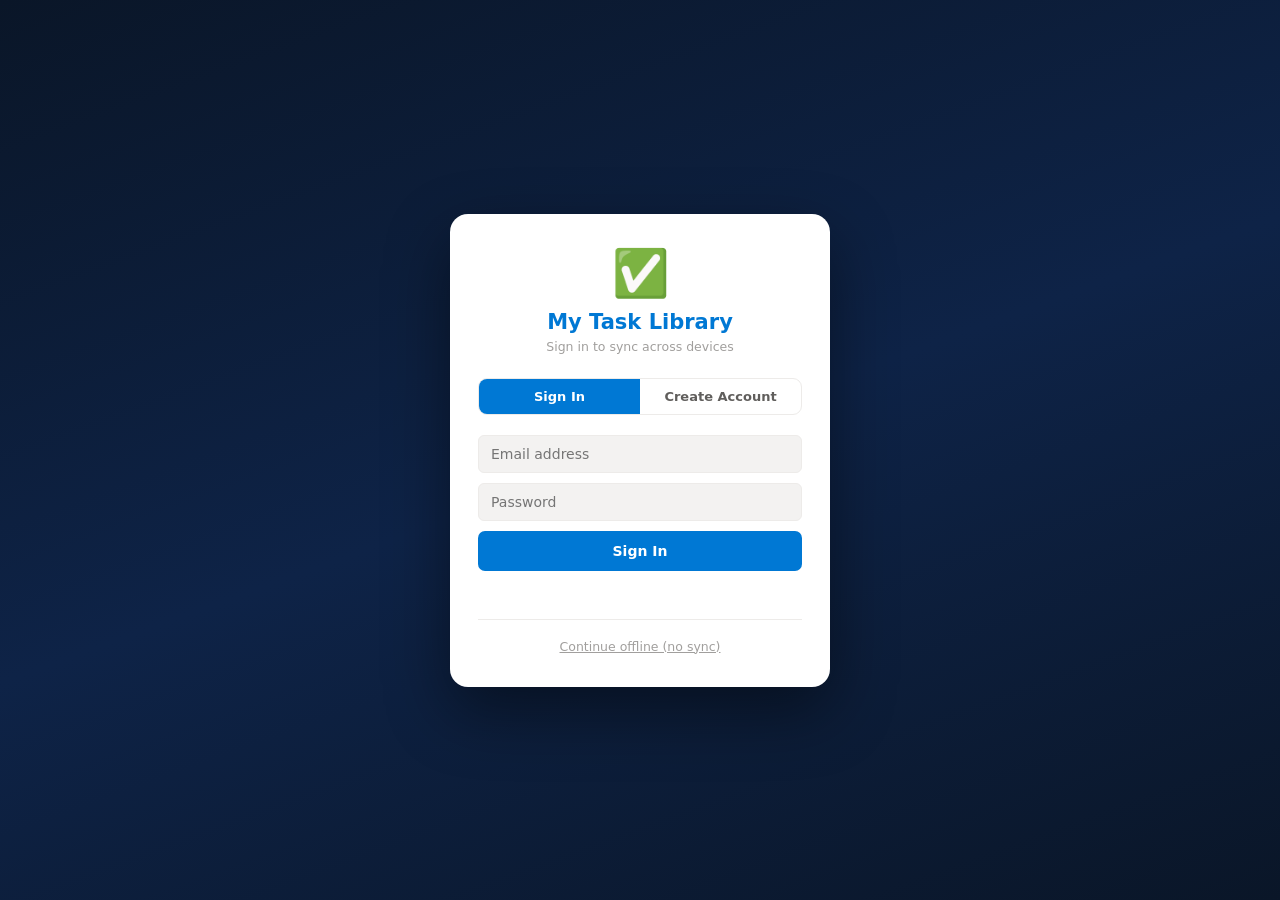
<file: index.html>
<!DOCTYPE html>
<html lang="en" data-theme="light">
<head>
<meta charset="UTF-8">
<meta name="viewport" content="width=device-width,initial-scale=1,maximum-scale=5,user-scalable=yes">
<meta name="description" content="My Task Library — Smart Personal Task Manager">
<meta name="theme-color" content="#0078d4">
<meta name="mobile-web-app-capable" content="yes">
<meta name="apple-mobile-web-app-capable" content="yes">
<meta name="apple-mobile-web-app-status-bar-style" content="default">
<meta name="apple-mobile-web-app-title" content="My Task Library">
<link rel="manifest" id="pwa-manifest">
<title>My Task Library</title>
<link rel="stylesheet" href="style.css">
<!-- Cloudflare Web Analytics --><script defer src='https://static.cloudflareinsights.com/beacon.min.js' data-cf-beacon='{"token": "3accdc666da048b1900863bfe55025bc"}'></script><!-- End Cloudflare Web Analytics -->
</head>
<body>

<div class="bkdrop" id="bkdrop" data-action="close-sb"></div>

<!-- ═══════════ SIDEBAR ═══════════ -->
<aside class="sidebar" id="sidebar">
  <div class="sb-head">
    <div class="sb-head-row">
      <div>
        <div class="app-title">My <span>TO Do</span></div>
        <div class="app-by">Organize. Focus. Achieve.</div>
      </div>
      <div class="sb-head-ava" id="sb-head-ava" data-action="open-profile" title="Edit Profile" role="button" tabindex="0" aria-label="Edit Profile">
        <div class="sb-hava-inner" id="sb-head-ava-inner">SH</div>
        <div class="sb-hava-ring"></div>
      </div>
      <button class="sb-close" id="sb-close-btn" aria-label="Close menu">✕</button>
    </div>
  </div>
  <nav class="sb-nav" role="navigation" aria-label="Task lists">
    <div class="ni active" id="nav-__myday" data-list="__myday" role="button" tabindex="0" onclick="setList('__myday')">
      <span class="icon">☀️</span> My Day <span class="badge" id="nb-myday">0</span>
    </div>
    <div class="ni" id="nav-__important" data-list="__important" role="button" tabindex="0" onclick="setList('__important')">
      <span class="icon">⭐</span> Important <span class="badge" id="nb-imp" style="display:none"></span>
    </div>
    <div class="ni" id="nav-__planned" data-list="__planned" role="button" tabindex="0" onclick="setList('__planned')">
      <span class="icon">📅</span> Planned
    </div>
    <div class="ni" id="nav-__all" data-list="__all" role="button" tabindex="0" onclick="setList('__all')">
      <span class="icon">📋</span> All Tasks <span class="badge" id="nb-all">0</span>
    </div>
    <div class="nsec">My Lists <button class="alb" id="new-list-btn" title="New list" aria-label="New list">＋</button></div>
    <div id="custom-lists"></div>
  </nav>
  <div class="sb-foot">
    <div class="sb-foot-actions">
      <button class="sb-foot-icon-btn" id="settings-btn" aria-label="Settings">
        <span class="sfi-icon">⚙️</span>
        <span>Settings</span>
      </button>
      <button class="sb-foot-icon-btn" id="export-btn" aria-label="Export">
        <span class="sfi-icon">📊</span>
        <span>Export</span>
      </button>
      <button class="sb-foot-icon-btn" id="dark-btn" style="flex:0.6;" aria-label="Toggle dark mode">
        <span class="sfi-icon" id="dark-icon">🌙</span>
        <span id="dark-label">Dark</span>
      </button>
    </div>
    <div class="uinfo" id="profile-row" data-action="open-profile" title="Edit Profile" role="button" tabindex="0" aria-label="Edit profile">
      <div class="ava" id="sidebar-ava">
        <span aria-hidden="true">SH</span>
        <div class="ava-edit-overlay" aria-hidden="true">✏️</div>
      </div>
      <div style="flex:1;min-width:0;">
        <div class="un" id="sidebar-uname">Log In Kar Le Bhai</div>
        <div class="ue" id="sidebar-uemail">Tap to edit profile</div>
      </div>
      <span style="font-size:16px;color:var(--tm)" aria-hidden="true">›</span>
    </div>
  </div>
</aside>

<!-- ═══════════ MAIN ═══════════ -->
<div class="main">
  <div class="mtop">
    <button class="hbg" id="hamburger-btn" aria-label="Open menu" aria-expanded="false">☰</button>
    <div class="mtitle" id="mobile-title">☀️ My Day</div>
    <button class="mdbtn" id="mob-dark" aria-label="Toggle dark mode">🌙</button>
    <button class="btn btnp" id="mob-add-btn" style="padding:6px 11px;font-size:12px;flex-shrink:0;">+ Add</button>
  </div>

  <div class="tabs" role="tablist" aria-label="App sections">
    <div class="tab active" role="tab" aria-selected="true" data-view="tasks" tabindex="0" onclick="showView('tasks',this)">📝 Tasks</div>
    <div class="tab" role="tab" aria-selected="false" data-view="analytics" tabindex="0" onclick="showView('analytics',this)">📊 Analytics</div>
    <div class="tab" role="tab" aria-selected="false" data-view="calendar" tabindex="0" onclick="showView('calendar',this)">📅 Calendar</div>
    <div class="tab" role="tab" aria-selected="false" data-view="history" tabindex="0" onclick="showView('history',this)">📁 Progress Record</div>
  </div>

  <div class="toolbar">
    <div class="sbar">
      <span style="color:var(--tm);font-size:14px;flex-shrink:0;" aria-hidden="true">🔍</span>
      <input type="search" placeholder="Search tasks…" id="search-input" aria-label="Search tasks" autocomplete="off">
    </div>
    <div class="tr">
      <div class="sort-wrap" id="sort-wrap">
        <button class="btn btno" id="sort-toggle-btn" aria-haspopup="true" aria-expanded="false">⇅ Sort</button>
        <div class="sort-menu" id="sort-menu" role="menu">
          <div class="sort-opt" role="menuitem" data-sort="az" id="so-az"><span class="so-icon">🔤</span> Name A → Z</div>
          <div class="sort-opt" role="menuitem" data-sort="za" id="so-za"><span class="so-icon">🔤</span> Name Z → A</div>
          <div class="sort-sep" role="separator"></div>
          <div class="sort-opt" role="menuitem" data-sort="newest" id="so-newest"><span class="so-icon">🕐</span> Newest First</div>
          <div class="sort-opt" role="menuitem" data-sort="oldest" id="so-oldest"><span class="so-icon">🕐</span> Oldest First</div>
          <div class="sort-sep" role="separator"></div>
          <div class="sort-opt" role="menuitem" data-sort="priority" id="so-priority"><span class="so-icon">🔴</span> Priority (High First)</div>
          <div class="sort-opt" role="menuitem" data-sort="due" id="so-due"><span class="so-icon">📅</span> Due Date</div>
        </div>
      </div>
      <button class="btn btnp" id="toolbar-add-btn">+ Add Task</button>
    </div>
  </div>

  <div class="content">

    <!-- ── TASKS ── -->
    <div id="view-tasks">
      <div class="th">
        <div>
          <div class="ttl" id="list-title">☀️ My Day</div>
          <div class="tsub" id="list-sub"></div>
        </div>
      </div>
      <div class="atb">
        <span style="color:var(--blue);font-size:19px;flex-shrink:0;" aria-hidden="true">+</span>
        <div class="ac-wrap" id="ac-wrap">
          <input type="text" class="ac-inp" placeholder="Add a task… (press Enter)" id="quick-add"
            enterkeyhint="done" inputmode="text" autocomplete="off"
            aria-label="Quick add task" aria-autocomplete="list" aria-controls="ac-dropdown">
          <div class="ac-dropdown" id="ac-dropdown" role="listbox" aria-label="Task suggestions"></div>
        </div>
        <div class="tmeta">
          <select class="msel" id="qa-pri" aria-label="Priority">
            <option value="medium">📌 Medium</option>
            <option value="high">🔴 High</option>
            <option value="low">🟢 Low</option>
          </select>
          <select class="msel" id="qa-cat" aria-label="Category"></select>
          <input type="date" class="minp" id="qa-due" aria-label="Due date">
        </div>
      </div>
      <div class="fchips" role="group" aria-label="Filter tasks">
        <div class="fchip active" data-filter="all" role="button" tabindex="0">All</div>
        <div class="fchip" data-filter="pending" role="button" tabindex="0">Pending</div>
        <div class="fchip" data-filter="done" role="button" tabindex="0">Completed</div>
        <div class="fchip" data-filter="high" role="button" tabindex="0">🔴 High</div>
        <div class="fchip" data-filter="overdue" role="button" tabindex="0">⚠️ Overdue</div>
        <div class="fchip" data-filter="starred" role="button" tabindex="0">⭐ Starred</div>
        <div class="fchip" data-filter="pinned" role="button" tabindex="0">📌 Pinned</div>
      </div>
      <div id="task-list" role="list" aria-label="Tasks"></div>
    </div>

    <!-- ── ANALYTICS ── -->
    <div id="view-analytics" style="display:none">
      <div class="antitle">📊 Analytics</div>
      <div class="ansub">Your productivity overview</div>
      <div class="sgrid" id="stats-grid"></div>
      <div class="cc" style="margin-bottom:14px;">
        <div class="ctitle">📈 30-Day Completion % — Daily completion rate trend</div>
        <div class="linechart-wrap" id="linechart-wrap">
          <div class="lc-tooltip" id="lc-tip"></div>
        </div>
        <div class="lc-legend">
          <div class="lc-leg-item"><div class="lc-leg-dot" style="background:#107c10"></div> Completion % (daily)</div>
          <div class="lc-leg-item"><div class="lc-leg-dot" style="background:#0078d4;height:2px;border-top:2px dashed #0078d4;background:none;width:14px"></div> 7-day avg</div>
        </div>
      </div>
      <div class="arow">
        <div class="cc">
          <div class="ctitle">📅 Weekly Progress — Completion % per day</div>
          <div class="weekly-chart-wrap" id="weekly-chart-wrap">
            <div class="wc-tooltip" id="wc-tip"></div>
          </div>
          <div class="wc-legend">
            <div class="wc-leg-item"><div class="wc-leg-dot" style="background:#0078d4"></div> Completion %</div>
            <div class="wc-leg-item"><div class="wc-leg-dot" style="background:#faa800"></div> Tasks Due</div>
          </div>
        </div>
        <div class="cc">
          <div class="ctitle">🍩 Tasks by List</div>
          <div class="dw">
            <svg width="110" height="110" viewBox="0 0 120 120" id="donut-svg" aria-label="Tasks by list donut chart" role="img"></svg>
            <div class="dleg" id="donut-leg"></div>
          </div>
        </div>
      </div>
      <div class="arow">
        <div class="cc">
          <div class="ctitle">✅ Completion Rate by List</div>
          <div class="pl" id="prog-list"></div>
        </div>
        <div class="cc">
          <div class="ctitle">🔥 Activity Heatmap — Last 4 Weeks</div>
          <div class="hweek" id="hweek-labels"></div>
          <div class="hg" id="heatmap"></div>
          <div class="hlbl">Less <span class="hs h0"></span><span class="hs h1"></span><span class="hs h2"></span><span class="hs h3"></span><span class="hs h4"></span> More</div>
        </div>
      </div>
    </div>

    <!-- ── CALENDAR ── -->
    <div id="view-calendar" style="display:none">
      <div class="calh">
        <div class="caln">
          <button class="calnb" id="cal-prev" aria-label="Previous month">‹</button>
          <div class="calm" id="cal-month"></div>
          <button class="calnb" id="cal-next" aria-label="Next month">›</button>
        </div>
        <button class="btn btnp" id="cal-add-btn">+ Add Task</button>
      </div>
      <div class="cg" id="cal-grid"></div>
    </div>

    <!-- ── REMINDERS ── -->
    <div id="view-reminders" style="display:none">
      <div class="remh">
        <div>
          <div class="remtitle">🔔 Reminders</div>
          <div class="remsub">Get notified about your tasks</div>
        </div>
        <button class="btn btnp" id="rem-add-btn">+ Add Reminder</button>
      </div>
      <div id="perm-section"></div>
      <div id="rem-list"></div>
    </div>

    <!-- ── HISTORY ── -->
    <div id="view-history" style="display:none">
      <div style="display:flex;align-items:center;justify-content:space-between;margin-bottom:18px;flex-wrap:wrap;gap:10px;">
        <div>
          <div style="font-size:22px;font-weight:800;">📁 Progress Record</div>
          <div style="font-size:13px;color:var(--tm);margin-top:3px;">Past weekly &amp; monthly completion records</div>
        </div>
        <div style="display:flex;gap:8px;">
          <button class="btn btno" id="hv-week-btn" data-histview="weekly">📅 Weekly</button>
          <button class="btn btnp" id="hv-month-btn" data-histview="monthly">📆 Monthly</button>
        </div>
      </div>
      <div id="hist-content"></div>
    </div>

  </div>
</div>

<!-- ═══ ADD TASK MODAL ═══ -->
<div class="mo" id="task-modal" role="dialog" aria-modal="true" aria-labelledby="modal-title">
  <div class="modal">
    <div class="mtit" id="modal-title">➕ New Task</div>
    <div class="fg"><label class="flbl" for="m-name">Task Name *</label><input type="text" class="fi" id="m-name" placeholder="What needs to be done?" autocomplete="off" maxlength="500"></div>
    <div class="fr">
      <div class="fg"><label class="flbl" for="m-pri">Priority</label>
        <select class="fi" id="m-pri">
          <option value="high">🔴 High</option>
          <option value="medium" selected>🟡 Medium</option>
          <option value="low">🟢 Low</option>
        </select>
      </div>
      <div class="fg"><label class="flbl" for="m-cat">Category</label><select class="fi" id="m-cat"></select></div>
    </div>
    <div class="fr">
      <div class="fg"><label class="flbl" for="m-due">Due Date</label><input type="date" class="fi" id="m-due"></div>
      <div class="fg"><label class="flbl" for="m-list">Add to List</label><select class="fi" id="m-list"></select></div>
    </div>
    <div class="fg"><label class="flbl" for="m-notes">Notes</label><input type="text" class="fi" id="m-notes" placeholder="Optional notes…" maxlength="1000"></div>
    <div class="fg">
      <label class="flbl" for="m-reminder">⏰ Set Reminder (optional)</label>
      <input type="datetime-local" class="fi" id="m-reminder" placeholder="Set alarm for this task">
    </div>
    <div style="display:flex;align-items:center;gap:8px;margin-bottom:4px;">
      <input type="checkbox" id="m-pin" style="width:16px;height:16px;cursor:pointer;">
      <label for="m-pin" style="font-size:13px;color:var(--t2);cursor:pointer;">📌 Pin this task</label>
    </div>
    <div class="macts">
      <button class="ghostb" id="modal-cancel-btn">Cancel</button>
      <button class="btn btnp" id="modal-create-btn">Create Task</button>
    </div>
  </div>
</div>

<!-- ═══ LIST MODAL ═══ -->
<div class="mo" id="list-modal" role="dialog" aria-modal="true" aria-labelledby="lm-title">
  <div class="modal">
    <div class="mtit" id="lm-title">📁 New List</div>
    <div class="fg"><label class="flbl" for="lm-name">List Name *</label><input type="text" class="fi" id="lm-name" placeholder="e.g. Math, Shopping…" maxlength="50"></div>
    <div class="fg"><label class="flbl">Choose Icon</label><div class="ip" id="icon-picker"></div></div>
    <div class="fg"><label class="flbl">Choose Color</label><div class="cp" id="color-picker"></div></div>
    <div class="macts">
      <button class="ghostb" id="list-modal-cancel">Cancel</button>
      <button class="btn btnp" id="lm-save">Create List</button>
    </div>
  </div>
</div>

<!-- ═══ REMINDER SHEET ═══ -->
<div class="mo" id="rem-sheet-modal" style="z-index:380;align-items:flex-start;padding:0;justify-content:flex-end;" role="dialog" aria-modal="true" aria-label="Reminders">
  <div style="width:100%;max-width:420px;height:100vh;background:var(--modal);display:flex;flex-direction:column;box-shadow:-4px 0 30px rgba(0,0,0,.18);animation:slideFromRight .28s cubic-bezier(.4,0,.2,1);">
    <div style="padding:18px 20px 14px;border-bottom:1px solid var(--bdr);display:flex;align-items:center;justify-content:space-between;flex-shrink:0;">
      <div>
        <div style="font-size:17px;font-weight:800;color:var(--t1)">🔔 Reminders</div>
        <div style="font-size:11px;color:var(--tm);margin-top:2px">Manage your scheduled reminders</div>
      </div>
      <div style="display:flex;gap:8px;align-items:center;">
        <button class="btn btnp" id="rem-sheet-add-btn" style="padding:6px 12px;font-size:12px;">+ Add</button>
        <button class="ghostb" id="rem-sheet-close-btn" style="font-size:18px;padding:4px 8px;" aria-label="Close">✕</button>
      </div>
    </div>
    <div style="flex:1;overflow-y:auto;padding:16px 20px;">
      <div id="perm-section-sheet"></div>
      <div id="rem-list-sheet"></div>
    </div>
  </div>
</div>

<!-- ═══ REMINDER ADD MODAL ═══ -->
<div class="mo" id="rem-modal" role="dialog" aria-modal="true" aria-label="Add Reminder">
  <div class="modal">
    <div class="mtit">🔔 Add Reminder</div>
    <div class="fg">
      <label class="flbl" for="rm-time">Reminder Time *</label>
      <input type="time" class="fi" id="rm-time">
    </div>
    <div class="fg">
      <label class="flbl" for="rm-repeat">Repeat</label>
      <select class="fi" id="rm-repeat">
        <option value="once">Once (Today)</option>
        <option value="daily">Daily</option>
        <option value="weekdays">Weekdays (Mon–Fri)</option>
        <option value="weekends">Weekends (Sat–Sun)</option>
      </select>
    </div>
    <div class="fg">
      <label class="flbl" for="rm-note">Note / Message</label>
      <input type="text" class="fi" id="rm-note" placeholder="e.g. Check your tasks!" maxlength="200">
    </div>
    <div class="fg">
      <label class="flbl" for="rm-task">Pin a Task to Notification (optional)</label>
      <select class="fi" id="rm-task">
        <option value="">— Show general summary —</option>
      </select>
    </div>
    <div class="macts">
      <button class="ghostb" id="rem-modal-cancel">Cancel</button>
      <button class="btn btnp" id="rem-modal-save">Save Reminder</button>
    </div>
  </div>
</div>

<!-- ═══ PROFILE EDIT MODAL ═══ -->
<div class="mo" id="profile-modal" style="z-index:400;" role="dialog" aria-modal="true" aria-label="Edit Profile">
  <div class="profile-modal">
    <div class="profile-modal-head">
      <div class="profile-ava-big" id="profile-ava-big" data-action="trigger-ava-upload" role="button" tabindex="0" aria-label="Change profile picture">
        <span class="profile-ava-content">SH</span>
        <div class="profile-ava-change">📷</div>
      </div>
      <div class="profile-modal-name" id="profile-modal-name">Log In Kar Le Bhai</div>
      <div class="profile-modal-email" id="profile-modal-tagline">my-todo-app</div>
    </div>
    <input type="file" id="ava-file-input" accept="image/*" style="display:none">
    <div style="padding:20px;">
      <div class="fg">
        <label class="flbl" for="prof-name">Display Name</label>
        <input type="text" class="fi" id="prof-name" placeholder="Your name" maxlength="32">
      </div>
      <div class="fg">
        <label class="flbl" for="prof-tagline">Tagline / Status</label>
        <input type="text" class="fi" id="prof-tagline" placeholder="e.g. Productivity Ninja 🥷" maxlength="40">
      </div>
      <div class="fg">
        <label class="flbl">Avatar Emoji (tap to pick or upload photo)</label>
        <div style="display:flex;gap:8px;margin-bottom:10px;flex-wrap:wrap;">
          <button class="btn btno" id="ava-upload-btn" style="padding:6px 12px;font-size:12px;">📷 Upload Photo</button>
          <button class="btn btno" id="ava-clear-btn" style="padding:6px 12px;font-size:12px;">🗑 Remove Photo</button>
        </div>
        <div class="emoji-grid" id="emoji-grid"></div>
      </div>
      <div class="macts" style="padding-top:4px;">
        <button class="ghostb" id="profile-cancel-btn">Cancel</button>
        <button class="btn btnp" id="profile-save-btn">Save Profile ✓</button>
      </div>
    </div>
  </div>
</div>

<!-- ═══ EXPORT MODAL ═══ -->
<div class="mo" id="export-modal" style="z-index:300;padding:8px;" role="dialog" aria-modal="true" aria-label="Export">
  <div class="modal" style="max-width:780px;width:100%;max-height:96vh;overflow-y:auto;padding:0;">
    <div style="display:flex;align-items:center;justify-content:space-between;padding:20px 24px 16px;border-bottom:1px solid var(--bdr);background:var(--modal);border-radius:12px 12px 0 0;position:sticky;top:0;z-index:10;">
      <div>
        <div style="font-size:18px;font-weight:800;color:var(--t1)">📊 Progress Report &amp; Export</div>
        <div style="font-size:12px;color:var(--tm);margin-top:2px">Select data • Preview • Download PDF</div>
      </div>
      <button class="ghostb" id="export-modal-close" style="font-size:18px;padding:4px 8px;" aria-label="Close">✕</button>
    </div>
    <div style="padding:20px 24px;display:flex;flex-direction:column;gap:18px;">
      <div class="exp-section">
        <div class="exp-section-title">1️⃣ Select Period Type</div>
        <div style="display:flex;gap:10px;flex-wrap:wrap;">
          <button class="exp-type-btn" id="exp-type-daily" data-exptype="daily">📆 Daily (Mon–Sun)</button>
          <button class="exp-type-btn active" id="exp-type-weekly" data-exptype="weekly">📅 Weekly</button>
          <button class="exp-type-btn" id="exp-type-monthly" data-exptype="monthly">📆 Monthly</button>
          <button class="exp-type-btn" id="exp-type-all" data-exptype="all">📋 All Data</button>
        </div>
      </div>
      <div class="exp-section" id="exp-select-section">
        <div style="display:flex;align-items:center;justify-content:space-between;margin-bottom:10px;">
          <div class="exp-section-title">2️⃣ Select Records</div>
          <div style="display:flex;gap:6px;">
            <button class="btn btno" id="exp-sel-all-btn" style="padding:4px 10px;font-size:11px;">All</button>
            <button class="btn btno" id="exp-sel-none-btn" style="padding:4px 10px;font-size:11px;">None</button>
          </div>
        </div>
        <div class="exp-checklist" id="exp-checklist"></div>
      </div>
      <div class="exp-section">
        <div class="exp-section-title">3️⃣ Graph Style</div>
        <div style="display:flex;gap:10px;flex-wrap:wrap;">
          <button class="exp-type-btn active" id="exp-graph-line" data-expgraph="line">📈 Line Chart</button>
          <button class="exp-type-btn" id="exp-graph-bar" data-expgraph="bar">📊 Bar Chart</button>
          <button class="exp-type-btn" id="exp-graph-both" data-expgraph="both">📉 Both</button>
        </div>
      </div>
      <div class="exp-section">
        <div style="display:flex;align-items:center;justify-content:space-between;margin-bottom:10px;">
          <div class="exp-section-title">4️⃣ Preview</div>
          <button class="btn btnp" id="exp-preview-btn" style="padding:5px 14px;font-size:12px;">🔄 Generate Preview</button>
        </div>
        <div id="exp-preview-area" style="min-height:280px;background:var(--bg);border-radius:10px;border:1px solid var(--bdr);overflow:hidden;">
          <div style="display:flex;align-items:center;justify-content:center;height:280px;color:var(--tm);font-size:13px;flex-direction:column;gap:8px;">
            <span style="font-size:36px">📊</span>
            <span>Select records above and click Generate Preview</span>
          </div>
        </div>
      </div>
      <div id="exp-stats-row" style="display:none;"></div>
      <div id="exp-highlights" style="display:none;"></div>
      <div style="display:flex;gap:10px;flex-wrap:wrap;justify-content:flex-end;padding-top:4px;border-top:1px solid var(--bdr);">
        <button class="ghostb" id="export-cancel-btn">Cancel</button>
        <button class="btn btno" id="exp-csv-btn" disabled>⬇ Export CSV</button>
        <button class="btn btnp" id="exp-pdf-btn" disabled style="gap:6px;"><span>📄</span> Download PDF</button>
      </div>
    </div>
  </div>
</div>

<!-- ═══ SETTINGS MODAL ═══ -->
<div class="mo" id="settings-modal" style="z-index:350;align-items:flex-start;padding:0;justify-content:flex-end;" role="dialog" aria-modal="true" aria-label="Settings">
  <div style="width:100%;max-width:380px;height:100vh;background:var(--modal);display:flex;flex-direction:column;box-shadow:-4px 0 30px rgba(0,0,0,.2);animation:slideFromRight .28s cubic-bezier(.4,0,.2,1);">
    <div style="padding:18px 20px 14px;border-bottom:1px solid var(--bdr);display:flex;align-items:center;justify-content:space-between;">
      <div>
        <div style="font-size:17px;font-weight:800;color:var(--t1)">⚙️ Settings</div>
        <div style="font-size:11px;color:var(--tm);margin-top:2px">Notifications &amp; Preferences</div>
      </div>
      <button class="ghostb" id="settings-close-btn" style="font-size:18px;padding:4px 8px;" aria-label="Close">✕</button>
    </div>
    <div style="flex:1;overflow-y:auto;padding:16px 20px;display:flex;flex-direction:column;gap:6px;">

      <div class="set-section-title" style="margin-top:14px;">🔒 App Lock &amp; Security</div>
      <div class="set-card">
        <div class="set-row">
          <div class="set-info">
            <div class="set-lbl">App Lock</div>
            <div class="set-sub" id="lock-status-sub">Protect app with PIN or Pattern</div>
          </div>
          <div style="display:flex;align-items:center;gap:8px;">
            <span class="lock-badge off" id="lock-status-badge">Off</span>
            <label class="toggle"><input type="checkbox" id="set-lock"><span class="toggle-slider"></span></label>
          </div>
        </div>
        <div id="lock-change-row" style="display:none;margin-top:10px;">
          <button class="btn btno" id="lock-change-btn" style="font-size:12px;padding:6px 12px;width:100%;">🔑 Change PIN / Pattern</button>
        </div>
        <div id="lock-remove-row" style="display:none;margin-top:6px;">
          <button class="btn" id="lock-remove-btn" style="font-size:12px;padding:6px 12px;width:100%;background:#fde7e0;color:#d13438;border:none;">🗑 Remove Lock</button>
        </div>
      </div>

      <div class="set-section-title" style="margin-top:14px;">💾 Backup &amp; Restore</div>
      <div class="backup-card">
        <div class="backup-info">🔐 Encrypted backup (.todob) — download to keep safe.</div>
        <div class="backup-last" id="backup-last-info">No backup created yet</div>
        <div class="backup-row">
          <button class="backup-btn export" id="backup-export-btn">⬇️ Download Backup</button>
          <button class="backup-btn import" id="backup-import-btn">⬆️ Restore Backup</button>
        </div>
        <input type="file" id="backup-file-input" accept=".todob,.json" style="display:none">
      </div>

      <div class="set-section-title" style="margin-top:14px;">⏰ Reminders</div>
      <div class="set-card">
        <div class="set-row" style="margin-bottom:8px;">
          <div class="set-info">
            <div class="set-lbl">Time-based Reminders</div>
            <div class="set-sub" id="rem-count-label">No reminders yet</div>
          </div>
          <button class="btn btnp" id="settings-rem-add-btn" style="padding:5px 12px;font-size:12px;flex-shrink:0;">+ Add</button>
        </div>
        <div id="settings-rem-list"></div>
      </div>

      <div class="set-section-title" style="margin-top:14px;">🔔 Notification Permission</div>
      <div class="set-perm-card" id="set-perm-card"></div>
      <div style="margin:6px 0 2px 0;">
        <button onclick="subscribeUser()" class="btn btnp" id="main-push-btn" style="width:100%;padding:10px 0;font-size:13px;font-weight:700;">🔔 Enable Push Notifications</button>
      </div>

      <div class="set-section-title" style="margin-top:14px;">⏰ Reminder Notifications</div>
      <div class="set-card" id="settings-notif-card"></div>

      <div class="set-section-title" style="margin-top:14px;">🎨 Appearance</div>
      <div class="set-card" id="settings-appearance-card"></div>

      <div class="set-section-title" style="margin-top:14px;">👤 Account</div>
      <div class="set-card" id="settings-account-card"></div>

      <div class="set-section-title" style="margin-top:14px;">🗑 Danger Zone</div>
      <div class="set-card" id="settings-danger-card"></div>

    </div>
  </div>
</div>

<!-- ═══ LOCK SCREEN ═══ -->
<div class="lock-screen" id="lock-screen" style="display:none;" role="dialog" aria-modal="true" aria-label="App locked">
  <div class="lock-logo" aria-hidden="true">🔒</div>
  <div class="lock-title">My Task Library</div>
  <div class="lock-sub" id="lock-sub-txt">Enter your PIN to continue</div>
  <div class="lock-method-tabs" role="tablist">
    <button class="lock-method-tab active" id="ls-tab-pin" data-lockmethod="pin" role="tab" aria-selected="true">🔢 PIN</button>
    <button class="lock-method-tab" id="ls-tab-pattern" data-lockmethod="pattern" role="tab" aria-selected="false">🔷 Pattern</button>
  </div>

  <!-- PIN UI -->
  <div id="ls-pin-ui">
    <div class="pin-display" id="pin-display" aria-label="PIN input dots">
      <div class="pin-dot" id="pd0"></div>
      <div class="pin-dot" id="pd1"></div>
      <div class="pin-dot" id="pd2"></div>
      <div class="pin-dot" id="pd3"></div>
    </div>
    <div class="pin-keypad" role="group" aria-label="PIN keypad">
      <button class="pin-key" data-pinkey="1">1<div class="pk-sub"></div></button>
      <button class="pin-key" data-pinkey="2">2<div class="pk-sub">ABC</div></button>
      <button class="pin-key" data-pinkey="3">3<div class="pk-sub">DEF</div></button>
      <button class="pin-key" data-pinkey="4">4<div class="pk-sub">GHI</div></button>
      <button class="pin-key" data-pinkey="5">5<div class="pk-sub">JKL</div></button>
      <button class="pin-key" data-pinkey="6">6<div class="pk-sub">MNO</div></button>
      <button class="pin-key" data-pinkey="7">7<div class="pk-sub">PQRS</div></button>
      <button class="pin-key" data-pinkey="8">8<div class="pk-sub">TUV</div></button>
      <button class="pin-key" data-pinkey="9">9<div class="pk-sub">WXYZ</div></button>
      <div class="pin-key empty" aria-hidden="true"></div>
      <button class="pin-key" data-pinkey="0">0</button>
      <button class="pin-key backspace" id="pin-backspace-btn" aria-label="Backspace">⌫</button>
    </div>
  </div>

  <!-- Pattern UI -->
  <div id="ls-pattern-ui" style="display:none;">
    <div class="pattern-grid" id="pattern-grid" aria-label="Pattern unlock grid">
      <svg class="pattern-svg" id="pattern-svg" viewBox="0 0 220 220" aria-hidden="true"></svg>
      <div class="pattern-dots">
        <div class="pattern-dot-wrap"><div class="pattern-dot" id="pp0" data-idx="0"></div></div>
        <div class="pattern-dot-wrap"><div class="pattern-dot" id="pp1" data-idx="1"></div></div>
        <div class="pattern-dot-wrap"><div class="pattern-dot" id="pp2" data-idx="2"></div></div>
        <div class="pattern-dot-wrap"><div class="pattern-dot" id="pp3" data-idx="3"></div></div>
        <div class="pattern-dot-wrap"><div class="pattern-dot" id="pp4" data-idx="4"></div></div>
        <div class="pattern-dot-wrap"><div class="pattern-dot" id="pp5" data-idx="5"></div></div>
        <div class="pattern-dot-wrap"><div class="pattern-dot" id="pp6" data-idx="6"></div></div>
        <div class="pattern-dot-wrap"><div class="pattern-dot" id="pp7" data-idx="7"></div></div>
        <div class="pattern-dot-wrap"><div class="pattern-dot" id="pp8" data-idx="8"></div></div>
      </div>
    </div>
  </div>
  <div class="lock-msg" id="lock-msg" role="alert" aria-live="assertive"></div>
</div>




<!-- ═══ LOCK SETUP MODAL ═══ -->
<div class="mo" id="lock-setup-modal" style="z-index:500;" role="dialog" aria-modal="true" aria-label="Setup lock">
  <div class="lock-screen" style="position:relative;inset:auto;border-radius:20px;max-width:360px;width:calc(100vw - 32px);padding:28px 20px;">
    <div class="lock-logo" id="lsm-icon" aria-hidden="true">🔒</div>
    <div class="lock-title" id="lsm-title">Set PIN Lock</div>
    <div class="lock-sub" id="lsm-sub">Choose a 4-digit PIN</div>
    <div class="lock-method-tabs">
      <button class="lock-method-tab active" id="lsm-tab-pin" data-setupmethod="pin">🔢 PIN</button>
      <button class="lock-method-tab" id="lsm-tab-pattern" data-setupmethod="pattern">🔷 Pattern</button>
    </div>
    <div id="lsm-pin-ui">
      <div class="pin-display" id="setup-pin-display">
        <div class="pin-dot" id="spd0"></div>
        <div class="pin-dot" id="spd1"></div>
        <div class="pin-dot" id="spd2"></div>
        <div class="pin-dot" id="spd3"></div>
      </div>
      <div class="pin-keypad">
        <button class="pin-key" data-setuppinkey="1">1</button>
        <button class="pin-key" data-setuppinkey="2">2</button>
        <button class="pin-key" data-setuppinkey="3">3</button>
        <button class="pin-key" data-setuppinkey="4">4</button>
        <button class="pin-key" data-setuppinkey="5">5</button>
        <button class="pin-key" data-setuppinkey="6">6</button>
        <button class="pin-key" data-setuppinkey="7">7</button>
        <button class="pin-key" data-setuppinkey="8">8</button>
        <button class="pin-key" data-setuppinkey="9">9</button>
        <div class="pin-key empty" aria-hidden="true"></div>
        <button class="pin-key" data-setuppinkey="0">0</button>
        <button class="pin-key backspace" id="setup-pin-backspace" aria-label="Backspace">⌫</button>
      </div>
    </div>
    <div id="lsm-pattern-ui" style="display:none;">
      <div class="pattern-grid" id="setup-pattern-grid">
        <svg class="pattern-svg" id="setup-pattern-svg" viewBox="0 0 220 220" aria-hidden="true"></svg>
        <div class="pattern-dots">
          <div class="pattern-dot-wrap"><div class="pattern-dot" id="spp0" data-idx="0"></div></div>
          <div class="pattern-dot-wrap"><div class="pattern-dot" id="spp1" data-idx="1"></div></div>
          <div class="pattern-dot-wrap"><div class="pattern-dot" id="spp2" data-idx="2"></div></div>
          <div class="pattern-dot-wrap"><div class="pattern-dot" id="spp3" data-idx="3"></div></div>
          <div class="pattern-dot-wrap"><div class="pattern-dot" id="spp4" data-idx="4"></div></div>
          <div class="pattern-dot-wrap"><div class="pattern-dot" id="spp5" data-idx="5"></div></div>
          <div class="pattern-dot-wrap"><div class="pattern-dot" id="spp6" data-idx="6"></div></div>
          <div class="pattern-dot-wrap"><div class="pattern-dot" id="spp7" data-idx="7"></div></div>
          <div class="pattern-dot-wrap"><div class="pattern-dot" id="spp8" data-idx="8"></div></div>
        </div>
      </div>
    </div>
    <div class="lock-msg" id="lsm-msg" role="alert" aria-live="assertive"></div>
    <div style="margin-top:14px;display:flex;gap:10px;">
      <button class="pin-key" id="lock-setup-cancel-btn" style="flex:1;height:44px;font-size:14px;border-radius:10px;">Cancel</button>
    </div>
  </div>
</div>

<!-- ═══ RESTORE MODAL ═══ -->
<div class="mo" id="restore-detect-modal" style="z-index:600;" role="dialog" aria-modal="true" aria-label="Restore backup">
  <div class="restore-modal">
    <div class="restore-icon" aria-hidden="true">💾</div>
    <div style="font-size:18px;font-weight:800;color:var(--t1);margin-bottom:6px;">Backup Detected!</div>
    <div style="font-size:13px;color:var(--t2);margin-bottom:10px;">A backup file was found. Restore your data?</div>
    <div class="restore-found" id="restore-found-info"></div>
    <div style="display:flex;gap:10px;margin-top:4px;">
      <button class="btn btno" id="restore-skip-btn" style="flex:1;">Skip</button>
      <button class="btn btnp" id="restore-confirm-btn" style="flex:1;">✅ Restore Now</button>
    </div>
  </div>
</div>

<!-- ═══ CONTEXT MENU ═══ -->
<div class="ctxm" id="ctx-menu" role="menu" aria-label="List options">
  <div class="cxi" id="ctx-rename" role="menuitem" tabindex="0">✏️ Rename</div>
  <div class="cxi" id="ctx-edit" role="menuitem" tabindex="0">🎨 Change Icon / Color</div>
  <div class="cxs" role="separator"></div>
  <div class="cxi danger" id="ctx-delete" role="menuitem" tabindex="0">🗑 Delete List</div>
</div>

<div class="toast" id="toast" role="status" aria-live="polite" aria-atomic="true"></div>

<!-- Loading overlay (used by showLoading / hideLoading) -->
<div class="loading-overlay" id="app-loading-overlay" aria-hidden="true">
  <div class="loading-spinner"></div>
</div>


<script src="app.js?v=1"></script>
</body>
</html>
</file>
<file: style.css>
:root{
  --blue:#0078d4;--blue-d:#005a9e;--blue-l:#deecf9;--blue-h:#106ebe;
  --bg:#f3f2f1;--sb:#faf9f8;--white:#fff;
  --t1:#201f1e;--t2:#605e5c;--tm:#a19f9d;
  --bdr:#edebe9;--sh:0 2px 8px rgba(0,0,0,.1);--shl:0 6px 24px rgba(0,0,0,.15);
  --green:#107c10;--orange:#d83b01;--sw:245px;
  --hover:#f3f2f1;--inp:#f3f2f1;--modal:#fff;--ctx:#fff;
}
[data-theme=dark]{
  --blue:#4da6ff;--blue-d:#2196f3;--blue-l:#1a3a5c;--blue-h:#5bb3ff;
  --bg:#1e1e1e;--sb:#252525;--white:#2d2d2d;
  --t1:#e8e8e8;--t2:#b0aeac;--tm:#5a5a5a;
  --bdr:#3a3a3a;--sh:0 2px 8px rgba(0,0,0,.4);--shl:0 6px 24px rgba(0,0,0,.5);
  --green:#4ec94e;--orange:#ff7043;
  --hover:#363636;--inp:#363636;--modal:#2d2d2d;--ctx:#2d2d2d;
}
*{margin:0;padding:0;box-sizing:border-box;}
html,body{height:100%;overflow:hidden;}
body{font-family:'Segoe UI',system-ui,-apple-system,'Helvetica Neue',Arial,sans-serif;background:var(--bg);color:var(--t1);display:flex;transition:background .3s,color .3s;}

/* ═══ SIDEBAR ═══ */
.sidebar{
  width:var(--sw);background:var(--sb);border-right:1px solid var(--bdr);
  display:flex;flex-direction:column; /* ← flex column is the KEY */
  height:100vh;flex-shrink:0;
  transition:transform .28s cubic-bezier(.4,0,.2,1),background .3s;z-index:50;
}
.sb-head{padding:14px 14px 10px;border-bottom:1px solid var(--bdr);flex-shrink:0;}
.sb-head-row{display:flex;align-items:center;width:100%;}
.app-title{font-size:17px;font-weight:800;color:var(--t1);letter-spacing:-.3px;}
.app-title span{color:var(--blue);}
.app-by{font-size:9.5px;font-weight:600;color:var(--tm);letter-spacing:.6px;margin-top:1px;padding-left:1px;}
.sb-close{display:none;margin-left:auto;background:none;border:none;font-size:19px;cursor:pointer;color:var(--tm);padding:2px 4px;}
/* NAV: takes all remaining space, scrolls internally */
.sb-nav{flex:1;min-height:0;padding:8px 0;overflow-y:auto;-webkit-overflow-scrolling:touch;}
.sb-nav::-webkit-scrollbar{width:3px;}
.sb-nav::-webkit-scrollbar-thumb{background:var(--bdr);border-radius:2px;}
/* FOOTER: never squishes, always at bottom */
.sb-foot{
  flex-shrink:0;padding:8px 10px;
  border-top:1px solid var(--bdr);background:var(--sb);
}
/* Compact icon-row for Settings + Export on mobile */
.sb-foot-actions{display:flex;gap:6px;margin-bottom:8px;}
/* ═══ SIDEBAR FOOTER ICON BUTTONS — Animated ═══ */
.sb-foot-icon-btn{
  flex:1;
  display:flex;
  flex-direction:column;
  align-items:center;
  justify-content:center;
  gap:3px;
  padding:9px 4px;
  border-radius:10px;
  border:1px solid var(--bdr);
  background:var(--white);
  cursor:pointer;
  font-size:11px;
  color:var(--t2);
  font-weight:600;
  font-family:inherit;
  position:relative;
  overflow:hidden;
  /* smooth all transitions */
  transition:
    transform 0.25s cubic-bezier(.4,0,.2,1),
    box-shadow 0.25s cubic-bezier(.4,0,.2,1),
    background 0.2s ease,
    border-color 0.2s ease;
}
/* Light mode hover */
.sb-foot-icon-btn:hover{
  transform:translateY(-4px) scale(1.05);
  box-shadow:0 10px 25px rgba(0,0,0,0.12),0 4px 10px rgba(0,0,0,0.06);
  border-color:var(--blue);
  color:var(--blue);
  background:var(--blue-l);
}
/* Dark mode glow */
[data-theme=dark] .sb-foot-icon-btn:hover{
  transform:translateY(-3px) scale(1.04);
  box-shadow:0 0 18px rgba(0,120,212,0.7),0 4px 12px rgba(0,0,0,0.3);
  border-color:var(--blue);
  background:#1a3a5c;
}
/* Click press down */
.sb-foot-icon-btn:active{
  transform:scale(0.94) !important;
  box-shadow:none !important;
  transition:transform 0.08s ease,box-shadow 0.08s ease;
}
/* Icon: pulse on hover */
.sb-foot-icon-btn .sfi-icon{
  font-size:19px;
  display:block;
  transition:transform 0.3s cubic-bezier(.34,1.56,.64,1);
}
.sb-foot-icon-btn:hover .sfi-icon{
  transform:scale(1.25) rotate(-8deg);
}
/* Ripple wave element */
.sb-foot-icon-btn .ripple{
  position:absolute;
  border-radius:50%;
  width:8px;height:8px;
  background:rgba(0,120,212,0.35);
  transform:scale(0);
  animation:rippleWave 0.55s linear;
  pointer-events:none;
}
@keyframes rippleWave{
  to{transform:scale(22);opacity:0;}
}
/* Dark mode icon neutral */
[data-theme=dark] .sb-foot-icon-btn{
  background:var(--white);
  border-color:var(--bdr);
  color:var(--t2);
}
.ni{display:flex;align-items:center;gap:9px;padding:8px 12px;cursor:pointer;border-radius:5px;margin:1px 5px;font-size:13.5px;color:var(--t2);transition:background .15s,color .15s;user-select:none;}
.ni:hover{background:var(--bdr);color:var(--t1);}
.ni.active{background:var(--blue-l);color:var(--blue);font-weight:700;}
[data-theme=dark] .ni.active{color:#4da6ff;}
.ni .icon{font-size:15px;width:20px;text-align:center;flex-shrink:0;}
.badge{margin-left:auto;background:var(--blue);color:#fff;border-radius:10px;font-size:11px;font-weight:700;padding:1px 7px;min-width:20px;text-align:center;flex-shrink:0;}
.nsec{font-size:10.5px;font-weight:700;color:var(--tm);text-transform:uppercase;letter-spacing:.09em;padding:14px 16px 5px;display:flex;align-items:center;justify-content:space-between;}
.alb{background:none;border:none;cursor:pointer;font-size:17px;color:var(--tm);line-height:1;padding:0 3px;transition:color .15s;}
.alb:hover{color:var(--blue);}
.lni{position:relative;}
.ll{flex:1;min-width:0;overflow:hidden;text-overflow:ellipsis;white-space:nowrap;}
.lia{display:none;gap:1px;flex-shrink:0;}
.lni:hover .lia{display:flex;}
.lab{background:none;border:none;cursor:pointer;padding:3px 4px;border-radius:3px;font-size:11px;color:var(--tm);transition:background .15s;}
.lab:hover{background:rgba(128,128,128,.2);color:var(--t1);}
.lri{flex:1;background:transparent;border:none;border-bottom:1.5px solid var(--blue);outline:none;font-size:13.5px;font-family:inherit;color:var(--t1);padding:0 2px;min-width:0;}
/* Profile row */
.uinfo{display:flex;align-items:center;gap:8px;cursor:pointer;padding:6px 5px;border-radius:8px;transition:background .15s;position:relative;}
.uinfo:hover{background:var(--bdr);}
.ava{width:32px;height:32px;border-radius:50%;background:var(--blue);color:#fff;display:flex;align-items:center;justify-content:center;font-size:11px;font-weight:800;flex-shrink:0;overflow:hidden;position:relative;}
.ava img{width:100%;height:100%;object-fit:cover;border-radius:50%;}
.ava-edit-overlay{position:absolute;inset:0;background:rgba(0,0,0,.45);border-radius:50%;display:none;align-items:center;justify-content:center;font-size:10px;color:#fff;}
.uinfo:hover .ava-edit-overlay{display:flex;}
.un{font-size:12px;font-weight:700;color:var(--t1);}
.ue{font-size:10.5px;color:var(--tm);}
.dtbtn{margin-left:auto;background:none;border:1px solid var(--bdr);border-radius:20px;cursor:pointer;padding:4px 8px;font-size:14px;color:var(--t2);transition:all .2s;flex-shrink:0;}
.dtbtn:hover{background:var(--bdr);}

/* ═══ MAIN ═══ */
.main{flex:1;display:flex;flex-direction:column;overflow:hidden;background:var(--white);min-width:0;transition:background .3s;}
.mtop{display:none;align-items:center;gap:10px;padding:10px 14px;border-bottom:1px solid var(--bdr);background:var(--white);flex-shrink:0;}
.hbg{background:none;border:none;font-size:22px;cursor:pointer;color:var(--t2);width:34px;height:34px;display:flex;align-items:center;justify-content:center;flex-shrink:0;}
.mtitle{font-size:15px;font-weight:700;color:var(--blue);flex:1;min-width:0;overflow:hidden;text-overflow:ellipsis;white-space:nowrap;}
.mdbtn{background:none;border:1px solid var(--bdr);border-radius:50%;width:32px;height:32px;cursor:pointer;font-size:15px;display:flex;align-items:center;justify-content:center;flex-shrink:0;}

/* Tabs */
.tabs{display:flex;border-bottom:1px solid var(--bdr);background:var(--white);padding:0 14px;overflow-x:auto;flex-shrink:0;transition:background .3s;}
.tabs::-webkit-scrollbar{display:none;}
.tab{padding:13px 18px 10px;font-size:15px;font-weight:500;color:var(--t2);cursor:pointer;border-bottom:3px solid transparent;transition:color .15s,border-color .15s;white-space:nowrap;flex-shrink:0;}
.tab:hover{color:var(--t1);}
.tab.active{color:var(--blue);border-bottom-color:var(--blue);font-weight:700;}

/* ═══ LOADING SPINNER ═══ */
.loading-overlay{position:fixed;inset:0;z-index:9999;background:rgba(0,0,0,.35);display:flex;align-items:center;justify-content:center;backdrop-filter:blur(2px);opacity:0;pointer-events:none;transition:opacity .2s;}
.loading-overlay.visible{opacity:1;pointer-events:all;}
.loading-spinner{width:44px;height:44px;border:4px solid rgba(255,255,255,.3);border-top-color:#fff;border-radius:50%;animation:spin .75s linear infinite;}
@keyframes spin{to{transform:rotate(360deg);}}



/* Toolbar */
.toolbar{display:flex;gap:8px;align-items:center;padding:9px 16px;border-bottom:1px solid var(--bdr);background:var(--white);flex-shrink:0;flex-wrap:wrap;transition:background .3s;}
.sbar{display:flex;align-items:center;gap:7px;background:var(--inp);border:1px solid var(--bdr);border-radius:5px;padding:6px 10px;flex:1;min-width:100px;transition:border-color .2s;}
.sbar:focus-within{border-color:var(--blue);}
.sbar input{background:transparent;border:none;outline:none;font-size:13px;font-family:inherit;color:var(--t1);width:100%;}
.sbar input::placeholder{color:var(--tm);}
.tr{display:flex;gap:8px;align-items:center;}
.btn{display:inline-flex;align-items:center;gap:5px;padding:7px 14px;border-radius:5px;font-size:13px;font-weight:600;cursor:pointer;border:none;transition:background .15s,transform .1s;white-space:nowrap;font-family:inherit;}
.btn:active{transform:scale(.97);}
.btnp{background:var(--blue);color:#fff;}
.btnp:hover{background:var(--blue-h);}
.btno{background:transparent;color:var(--blue);border:1.5px solid var(--blue);}
.btno:hover{background:var(--blue-l);}
/* Sort dropdown */
.sort-wrap{position:relative;}
.sort-menu{position:absolute;top:calc(100% + 6px);right:0;background:var(--ctx);border:1px solid var(--bdr);border-radius:8px;box-shadow:var(--shl);z-index:400;min-width:200px;padding:5px 0;display:none;animation:fadeIn .15s ease;}
.sort-menu.open{display:block;}
.sort-opt{display:flex;align-items:center;gap:9px;padding:9px 14px;font-size:13px;color:var(--t2);cursor:pointer;transition:background .12s;}
.sort-opt:hover{background:var(--hover);color:var(--t1);}
.sort-opt.active{color:var(--blue);font-weight:700;}
.sort-opt .so-icon{font-size:14px;width:18px;text-align:center;}
.sort-sep{height:1px;background:var(--bdr);margin:4px 0;}

/* Content */
.content{flex:1;overflow-y:auto;padding:20px;transition:background .3s;}
.content::-webkit-scrollbar{width:5px;}
.content::-webkit-scrollbar-thumb{background:var(--bdr);border-radius:3px;}
#view-tasks{display:block;}
#view-analytics,#view-calendar,#view-reminders{display:none;}

/* Task layout */
.th{display:flex;align-items:flex-start;justify-content:space-between;margin-bottom:16px;flex-wrap:wrap;gap:8px;}
.ttl{font-size:22px;font-weight:800;color:var(--blue);}
.tsub{font-size:12px;color:var(--tm);margin-top:3px;}
.atb{display:flex;align-items:center;gap:8px;background:var(--inp);border:1.5px solid var(--bdr);border-radius:8px;padding:9px 12px;margin-bottom:14px;flex-wrap:wrap;transition:border-color .2s,box-shadow .2s,background .3s;}
.atb:focus-within{border-color:var(--blue);box-shadow:0 0 0 3px rgba(0,120,212,.12);background:var(--white);}
.atb input{flex:1;border:none;background:transparent;font-size:14px;font-family:inherit;color:var(--t1);outline:none;min-width:100px;}
.atb input::placeholder{color:var(--tm);}
.tmeta{display:flex;gap:5px;align-items:center;flex-wrap:wrap;}
.msel,.minp{border:1px solid var(--bdr);border-radius:4px;padding:5px 7px;font-size:12px;font-family:inherit;color:var(--t2);background:var(--white);cursor:pointer;outline:none;transition:border-color .2s,background .3s;}
.msel:focus,.minp:focus{border-color:var(--blue);}
.fchips{display:flex;gap:6px;margin-bottom:14px;flex-wrap:wrap;}
.fchip{padding:4px 12px;border-radius:12px;border:1px solid var(--bdr);font-size:12px;font-weight:500;cursor:pointer;color:var(--t2);transition:all .15s;background:var(--white);}
.fchip:hover{border-color:var(--blue);color:var(--blue);}
.fchip.active{background:var(--blue);color:#fff;border-color:var(--blue);}
.tg{margin-bottom:22px;}
.tgh{display:flex;align-items:center;gap:8px;font-size:11px;font-weight:700;text-transform:uppercase;letter-spacing:.08em;color:var(--tm);margin-bottom:7px;padding:0 4px;}
.tgl{flex:1;height:1px;background:var(--bdr);}
.ti{display:flex;align-items:center;gap:9px;padding:10px 11px;border-radius:7px;border:1px solid transparent;cursor:pointer;transition:all .15s;margin-bottom:3px;}
.ti:hover{background:var(--hover);border-color:var(--bdr);}
.ti.done .ttxt{text-decoration:line-through;color:var(--tm);}
.ti.pinned{border-left:3px solid var(--blue);}
.tck{width:19px;height:19px;border-radius:50%;border:2px solid var(--bdr);flex-shrink:0;cursor:pointer;transition:all .18s;display:flex;align-items:center;justify-content:center;font-size:10px;color:transparent;}
.tck:hover{border-color:var(--blue);}
.ti.done .tck{background:var(--blue);border-color:var(--blue);color:#fff;}
.tcon{flex:1;min-width:0;}
.ttxt{font-size:14px;color:var(--t1);white-space:nowrap;overflow:hidden;text-overflow:ellipsis;}
.tmta{display:flex;gap:6px;margin-top:3px;align-items:center;flex-wrap:wrap;}
.tag{font-size:11px;padding:2px 8px;border-radius:10px;font-weight:600;}
.tdue{font-size:11px;color:var(--tm);display:flex;align-items:center;gap:3px;}
.tdue.ov{color:var(--orange);font-weight:600;}
.tpri{width:7px;height:7px;border-radius:50%;flex-shrink:0;}
.ph{background:#d13438;}.pm{background:#faa800;}.pl{background:#107c10;}
.tstar{font-size:15px;cursor:pointer;color:var(--tm);transition:color .15s;flex-shrink:0;}
.tstar.on{color:#faa800;}
.tstar:hover{color:#faa800;}
.tpin{font-size:13px;cursor:pointer;color:var(--tm);transition:color .15s;flex-shrink:0;}
.tpin.on{color:var(--blue);}
.tacts{display:none;gap:3px;}
.ti:hover .tacts{display:flex;}
.actb{background:none;border:none;color:var(--tm);cursor:pointer;padding:3px 5px;border-radius:3px;font-size:13px;transition:background .15s;}
.actb:hover{background:var(--bdr);color:var(--t1);}
.empty{text-align:center;padding:55px 20px;color:var(--tm);}
.empty .ei{font-size:46px;margin-bottom:12px;}
.empty h3{font-size:16px;font-weight:600;margin-bottom:5px;color:var(--t2);}

/* ═══ ANALYTICS ═══ */
#view-analytics{animation:fadeIn .3s ease;}
@keyframes fadeIn{from{opacity:0;transform:translateY(5px);}to{opacity:1;transform:translateY(0);}}
@keyframes slideUp{from{transform:translateY(20px);opacity:0;}to{transform:translateY(0);opacity:1;}}
.antitle{font-size:22px;font-weight:800;margin-bottom:3px;}
.ansub{font-size:13px;color:var(--tm);margin-bottom:18px;}
.sgrid{display:grid;grid-template-columns:repeat(auto-fit,minmax(130px,1fr));gap:12px;margin-bottom:20px;}
.sc{background:var(--white);border:1px solid var(--bdr);border-radius:9px;padding:16px 18px;transition:box-shadow .2s,background .3s;}

/* Light mode premium hover */
.cc, .sc {
  transition: all 0.25s cubic-bezier(.4,0,.2,1);
}

.cc:hover, .sc:hover {
  transform: translateY(-5px) scale(1.15);
  box-shadow: 
    0 10px 30px rgba(0,0,0,0.12),
    0 4px 10px rgba(0,0,0,0.06);
}

/* Dark mode blue glow */
[data-theme=dark] .cc:hover,
[data-theme=dark] .sc:hover {
  transform: translateY(-4px);
  box-shadow: 0 8px 25px rgba(0, 120, 212, 0.6);
}
.slbl{font-size:11px;color:var(--tm);font-weight:700;text-transform:uppercase;letter-spacing:.06em;margin-bottom:7px;}
.sval{font-size:30px;font-weight:800;line-height:1;margin-bottom:5px;}
.schg{font-size:12px;font-weight:500;}
.schg.up{color:var(--green);}.schg.dn{color:var(--orange);}
.arow{display:grid;grid-template-columns:repeat(auto-fit,minmax(260px,1fr));gap:14px;margin-bottom:14px;}
.cc{background:var(--white);border:1px solid var(--bdr);border-radius:9px;padding:18px;transition:background .3s,border-color .3s;}
.ctitle{font-size:13px;font-weight:700;margin-bottom:14px;color:var(--t1);}

/* SVG Progress Line Chart */
.linechart-wrap{position:relative;width:100%;}
.linechart-wrap svg{width:100%;overflow:visible;}
.lc-tooltip{
  position:absolute;background:var(--ctx);border:1px solid var(--bdr);border-radius:6px;
  padding:6px 10px;font-size:12px;color:var(--t1);pointer-events:none;

}
.cc, .sc {
  transition: all 0.25s ease;
}

.cc:hover, .sc:hover {
  transform: translateY(-4px);
  box-shadow: var(--shl);
  filter: brightness(1.02);
}
.lc-legend{display:flex;gap:16px;flex-wrap:wrap;margin-top:10px;}
.lc-leg-item{display:flex;align-items:center;gap:6px;font-size:12px;color:var(--t2);}
.lc-leg-dot{width:10px;height:3px;border-radius:2px;}


/* Bar chart */

.barchart{display:flex;align-items:flex-end;gap:5px;height:110px;padding-bottom:24px;position:relative;}
.barchart::after{content:'';position:absolute;bottom:24px;left:0;right:0;height:1px;background:var(--bdr);}
.bc{flex:1;display:flex;flex-direction:column;align-items:center;height:100%;justify-content:flex-end;position:relative;}
.bar{width:100%;border-radius:3px 3px 0 0;transition:height .7s cubic-bezier(.34,1.56,.64,1);cursor:pointer;}
.bar:hover{opacity:.8;}
.blbl{font-size:9px;color:var(--tm);position:absolute;bottom:-19px;white-space:nowrap;}
.bval{font-size:9px;font-weight:600;color:var(--t2);position:absolute;top:-14px;}

/* Donut */
.dw{display:flex;align-items:center;gap:20px;flex-wrap:wrap;}
.dleg{display:flex;flex-direction:column;gap:8px;}
.dli{display:flex;align-items:center;gap:7px;font-size:12px;}
.dld{width:10px;height:10px;border-radius:2px;flex-shrink:0;}
.dln{color:var(--t2);flex:1;}
.dlp{font-weight:700;color:var(--t1);}


/* Progress list */
.pl{display:flex;flex-direction:column;gap:10px;}
.ph2{display:flex;justify-content:space-between;font-size:12px;margin-bottom:8px;font-weight:500;color:var(--t1);}
.prog-item{
  background:var(--white) !important;
  border:1px solid var(--bdr);
  border-radius:8px;
  padding:12px 14px;
  
}
.pl {
  background: transparent;
}

/* prog-track / prog-fill defined in dedicated section below */
.prog-item {
  transition: all 0.25s ease;
}

.prog-item:hover {
  transform: translateY(-3px) scale(1.01);
  box-shadow: var(--sh);
}
[data-theme=dark] .prog-item:hover {
  box-shadow: 0 0 12px rgba(0,120,212,0.5);
}

/* Heatmap */
.hg{display:grid;grid-template-columns:repeat(7,1fr);gap:3px;margin-top:6px;}
.hd{aspect-ratio:1;border-radius:2px;cursor:pointer;transition:transform .15s;position:relative;}
.hd:hover{transform:scale(1.25);}
.h0{background:var(--bg);}.h1{background:#deecf9;}.h2{background:#82c0ff;}.h3{background:#0078d4;}.h4{background:#005a9e;}
[data-theme=dark] .h1{background:#1a3a5c;}[data-theme=dark] .h2{background:#1e5c96;}
[data-theme=dark] .h3{background:#2d8fd4;}[data-theme=dark] .h4{background:#4da6ff;}
.hlbl{display:flex;gap:6px;margin-top:8px;font-size:10px;color:var(--tm);align-items:center;}
.hs{width:10px;height:10px;border-radius:2px;display:inline-block;}
.hweek{display:grid;grid-template-columns:repeat(7,1fr);gap:3px;margin-bottom:2px;}
.hwlbl{font-size:8px;color:var(--tm);text-align:center;}
.hd {
  transition: transform 0.2s ease, box-shadow 0.2s ease, filter 0.2s ease;
}

.hd:hover {
  transform: scale(1.15);
  box-shadow: 0 4px 10px rgba(0,0,0,0.15);
  filter: brightness(1.1);
  z-index: 2;
}
[data-theme=dark] .hd:hover {
  box-shadow: 0 0 10px rgba(0,120,212,0.7);
}

/* ═══ AUTOCOMPLETE ═══ */
.ac-wrap{position:relative;flex:1;display:flex;min-width:100px;}
.ac-inp{flex:1;border:none;background:transparent;font-size:14px;font-family:inherit;color:var(--t1);outline:none;width:100%;}
.ac-inp::placeholder{color:var(--tm);}
.ac-dropdown{
  position:absolute;top:calc(100% + 8px);left:-48px;right:0;
  background:var(--ctx);border:1px solid var(--bdr);border-radius:9px;
  box-shadow:var(--shl);z-index:500;overflow:hidden;display:none;
  animation:fadeIn .15s ease;min-width:280px;
}
.ac-dropdown.open{display:block;}
.ac-header{font-size:10px;font-weight:700;color:var(--tm);text-transform:uppercase;letter-spacing:.07em;padding:8px 12px 4px;}
.ac-item{
  display:flex;align-items:center;gap:10px;padding:9px 12px;cursor:pointer;
  transition:background .12s;border-bottom:1px solid var(--bdr);
}
.ac-item:last-child{border-bottom:none;}
.ac-item:hover,.ac-item.focused{background:var(--blue-l);}
.ac-item-icon{font-size:15px;flex-shrink:0;}
.ac-item-body{flex:1;min-width:0;}
.ac-item-text{font-size:13px;color:var(--t1);white-space:nowrap;overflow:hidden;text-overflow:ellipsis;}
.ac-item-text b{color:var(--blue);}
.ac-item-meta{font-size:11px;color:var(--tm);margin-top:1px;}
.ac-item-hint{font-size:11px;color:var(--tm);flex-shrink:0;background:var(--bdr);border-radius:4px;padding:2px 6px;}
.ac-freq{font-size:11px;color:var(--blue);font-weight:700;background:var(--blue-l);border-radius:10px;padding:1px 7px;flex-shrink:0;}


/* ═══ STREAK BANNER ═══ */
.streak-banner{display:flex;align-items:center;gap:10px;background:linear-gradient(135deg,#ff6b00,#faa800);color:#fff;border-radius:10px;padding:12px 16px;margin-bottom:14px;font-weight:700;font-size:14px;box-shadow:0 3px 12px rgba(250,168,0,.35);animation:streakPop .5s cubic-bezier(.34,1.56,.64,1);}
@keyframes streakPop{from{transform:scale(.92);opacity:0;}to{transform:scale(1);opacity:1;}}
.streak-flame{font-size:22px;animation:flamePulse 1.2s ease-in-out infinite alternate;}
@keyframes flamePulse{from{transform:scale(1);}to{transform:scale(1.18);}}
.streak-info{flex:1;}
.streak-title{font-size:15px;font-weight:800;}
.streak-sub{font-size:11px;font-weight:500;opacity:.88;margin-top:1px;}
.streak-count{font-size:28px;font-weight:900;background:rgba(255,255,255,.22);border-radius:8px;padding:2px 10px;}
.ignored-banner{display:flex;align-items:center;gap:10px;background:var(--white);border:1.5px solid #faa800;border-radius:10px;padding:12px 16px;margin-bottom:14px;cursor:pointer;transition:box-shadow .2s;}
.ignored-banner:hover{box-shadow:var(--sh);}
.grp-del-btn{background:none;border:none;cursor:pointer;font-size:11px;color:var(--tm);padding:2px 7px;border-radius:4px;font-family:inherit;font-weight:600;transition:background .15s,color .15s;flex-shrink:0;}
.grp-del-btn:hover{background:#fde7e0;color:#d13438;}
.tamper-overlay{position:fixed;inset:0;background:rgba(0,0,0,.85);z-index:9999;display:flex;align-items:center;justify-content:center;padding:20px;}
.tamper-box{background:#fff;border-radius:14px;padding:28px 24px;max-width:360px;text-align:center;box-shadow:0 8px 40px rgba(0,0,0,.4);}
[data-theme=dark] .tamper-box{background:#2d2d2d;}
.rollover-banner{background:var(--blue-l);border:1.5px solid var(--blue);border-radius:10px;padding:11px 15px;margin-bottom:14px;display:flex;align-items:center;gap:10px;font-size:13px;color:var(--blue);font-weight:600;}
.rollover-banner button{margin-left:auto;background:var(--blue);color:#fff;border:none;border-radius:5px;padding:5px 12px;cursor:pointer;font-size:12px;font-weight:600;font-family:inherit;}
.cd.fire-day{background:linear-gradient(135deg,#fff5e6,#ffe0b2) !important;}
[data-theme=dark] .cd.fire-day{background:linear-gradient(135deg,#3d2800,#4a3200) !important;}
.cd.fire-day .cdnum{border:2px solid #faa800;}
.chart-area-anim{animation:areaFadeIn .9s ease .2s both;}
@keyframes areaFadeIn{from{opacity:0;}to{opacity:1;}}

/* ═══ WEEKLY CHART ═══ */
.weekly-chart-wrap{position:relative;width:100%;}
.weekly-chart-wrap svg{width:100%;overflow:visible;}
.wc-tooltip{position:absolute;background:var(--ctx);border:1px solid var(--bdr);border-radius:6px;padding:7px 11px;font-size:12px;color:var(--t1);pointer-events:none;box-shadow:var(--sh);display:none;white-space:nowrap;z-index:10;}
.wc-legend{display:flex;gap:16px;flex-wrap:wrap;margin-top:10px;}
.wc-leg-item{display:flex;align-items:center;gap:6px;font-size:12px;color:var(--t2);}
.wc-leg-dot{width:12px;height:3px;border-radius:2px;}

/* ═══ CALENDAR ═══ */
.calh{display:flex;align-items:center;justify-content:space-between;margin-bottom:16px;flex-wrap:wrap;gap:8px;}
.caln{display:flex;align-items:center;gap:10px;}
.calnb{background:none;border:1px solid var(--bdr);border-radius:5px;width:30px;height:30px;cursor:pointer;font-size:16px;color:var(--t2);transition:all .15s;display:flex;align-items:center;justify-content:center;}
.calnb:hover{background:var(--hover);}
.calm{font-size:18px;font-weight:800;}
.cg{display:grid;grid-template-columns:repeat(7,1fr);gap:1px;background:var(--bdr);border:1px solid var(--bdr);border-radius:9px;overflow:hidden;}
.cdn{background:var(--bg);padding:9px 4px;text-align:center;font-size:10px;font-weight:700;color:var(--tm);text-transform:uppercase;letter-spacing:.05em;}
.cd{background:var(--white);min-height:80px;padding:6px;cursor:pointer;transition:background .15s;}
.cd:hover{background:var(--hover);}
.cd.tod{background:var(--blue-l);}
.cd.om{opacity:.38;background:var(--bg);}
.cdnum{font-size:11px;font-weight:700;color:var(--t2);margin-bottom:3px;width:21px;height:21px;display:flex;align-items:center;justify-content:center;border-radius:50%;}
.cd.tod .cdnum{background:var(--blue);color:#fff;}
.ctd{font-size:10px;background:var(--blue-l);color:var(--blue);border-radius:3px;padding:1px 3px;margin-bottom:2px;white-space:nowrap;overflow:hidden;text-overflow:ellipsis;font-weight:500;}
.ctd.high{background:#fde7e0;color:#a52810;}
[data-theme=dark] .ctd.high{background:#4a1a10;color:#ff7043;}
.ctd.done{background:var(--bg);color:var(--tm);text-decoration:line-through;}

/* ═══ REMINDERS ═══ */
#view-reminders{animation:fadeIn .3s ease;}
.remh{display:flex;align-items:center;justify-content:space-between;margin-bottom:18px;flex-wrap:wrap;gap:8px;}
.remtitle{font-size:22px;font-weight:800;}
.remsub{font-size:13px;color:var(--tm);margin-top:3px;}
.rem-list{display:flex;flex-direction:column;gap:10px;margin-bottom:24px;}
.rem-card{
  background:var(--white);border:1px solid var(--bdr);border-radius:9px;padding:14px 16px;
  display:flex;align-items:flex-start;gap:12px;transition:box-shadow .2s,border-color .2s;
}
.rem-card:hover{box-shadow:var(--sh);}
.rem-card.pinned{border-left:3px solid var(--blue);}
.rem-icon{font-size:22px;flex-shrink:0;width:36px;height:36px;border-radius:8px;background:var(--blue-l);display:flex;align-items:center;justify-content:center;}
.rem-body{flex:1;min-width:0;}
.rem-time{font-size:13px;font-weight:700;color:var(--blue);margin-bottom:2px;}
.rem-note{font-size:13px;color:var(--t1);margin-bottom:4px;word-break:break-word;}
.rem-meta{font-size:11px;color:var(--tm);}
.rem-acts{display:flex;gap:6px;flex-shrink:0;align-items:center;}
.rem-act{background:none;border:none;cursor:pointer;font-size:14px;color:var(--tm);padding:4px;border-radius:4px;transition:all .15s;}
.rem-act:hover{background:var(--bdr);color:var(--t1);}
.rem-act.on{color:var(--blue);}
.rem-stat{display:inline-flex;align-items:center;gap:4px;font-size:11px;padding:2px 8px;border-radius:10px;font-weight:600;}
.rem-stat.active{background:#e6f9ee;color:#107c10;}
[data-theme=dark] .rem-stat.active{background:#1a3d22;color:#4ec94e;}
.rem-stat.fired{background:var(--bg);color:var(--tm);}
.perm-banner{
  background:var(--blue-l);border:1px solid var(--blue);border-radius:8px;
  padding:12px 16px;margin-bottom:16px;display:flex;align-items:center;gap:10px;
  font-size:13px;color:var(--blue);
}
.perm-banner button{margin-left:auto;background:var(--blue);color:#fff;border:none;border-radius:5px;padding:5px 12px;cursor:pointer;font-size:12px;font-weight:600;font-family:inherit;}
.perm-banner.denied{background:#fde7e0;border-color:#d13438;color:#d13438;}
[data-theme=dark] .perm-banner.denied{background:#4a1a10;}

/* ═══ MODALS ═══ */
.mo{display:none;position:fixed;inset:0;background:rgba(0,0,0,.5);z-index:200;align-items:center;justify-content:center;padding:16px;}
.mo.open{display:flex;}
.modal{background:var(--modal);border-radius:12px;padding:24px;width:100%;max-width:430px;box-shadow:var(--shl);animation:slideUp .25s ease;max-height:90vh;overflow-y:auto;}
.modal::-webkit-scrollbar{width:4px;}
.modal::-webkit-scrollbar-thumb{background:var(--bdr);border-radius:2px;}
.mtit{font-size:17px;font-weight:800;margin-bottom:18px;color:var(--t1);}
.fg{margin-bottom:14px;}
.flbl{display:block;font-size:11.5px;font-weight:700;color:var(--t2);margin-bottom:5px;text-transform:uppercase;letter-spacing:.04em;}
.fi{width:100%;padding:9px 11px;border:1.5px solid var(--bdr);border-radius:5px;font-size:14px;font-family:inherit;color:var(--t1);outline:none;transition:border-color .2s,background .3s;background:var(--inp);}
.fi:focus{border-color:var(--blue);}
.fr{display:grid;grid-template-columns:1fr 1fr;gap:10px;}
.macts{display:flex;gap:8px;justify-content:flex-end;margin-top:20px;}
.ghostb{background:none;border:none;color:var(--t2);font-size:13px;font-weight:600;cursor:pointer;padding:7px 13px;border-radius:5px;transition:background .15s;font-family:inherit;}
.ghostb:hover{background:var(--hover);}
.ip{display:flex;gap:6px;flex-wrap:wrap;margin-top:6px;}
.io{width:36px;height:36px;border-radius:7px;border:2px solid var(--bdr);cursor:pointer;font-size:18px;display:flex;align-items:center;justify-content:center;transition:all .15s;background:var(--inp);}
.io:hover,.io.sel{border-color:var(--blue);background:var(--blue-l);}
.cp{display:flex;gap:7px;flex-wrap:wrap;margin-top:6px;}
.co{width:28px;height:28px;border-radius:50%;cursor:pointer;border:3px solid transparent;transition:border-color .15s,transform .15s;}
.co:hover,.co.sel{transform:scale(1.1);}
.co.sel{border-color:var(--t1);}

/* ═══ CONTEXT MENU ═══ */
.ctxm{position:fixed;background:var(--ctx);border:1px solid var(--bdr);border-radius:7px;box-shadow:var(--shl);z-index:9999;min-width:165px;padding:5px 0;display:none;animation:fadeIn .15s ease;}
.ctxm.show{display:block;}
.cxi{display:flex;align-items:center;gap:8px;padding:8px 15px;font-size:13px;color:var(--t2);cursor:pointer;transition:background .12s;}
.cxi:hover{background:var(--hover);color:var(--t1);}
.cxi.danger{color:#d13438;}
.cxi.danger:hover{background:#fde7e0;color:#d13438;}
[data-theme=dark] .cxi.danger:hover{background:#4a1a10;}
.cxs{height:1px;background:var(--bdr);margin:4px 0;}

/* ═══ TOAST ═══ */
.toast{position:fixed;bottom:22px;right:22px;background:#323130;color:#fff;padding:10px 18px;border-radius:7px;font-size:13px;font-weight:500;z-index:1000;display:none;box-shadow:var(--shl);animation:slideUp .3s ease;max-width:280px;}
[data-theme=dark] .toast{background:#4a4a4a;}

/* Backdrop */
.bkdrop{display:none;position:fixed;inset:0;background:rgba(0,0,0,.4);z-index:49;}

/* ═══════════════════════════════════════
   INTERSECTION OBSERVER ANIMATION SYSTEM
   Elements only animate when visible
═══════════════════════════════════════ */
.anim-ready{opacity:0;transform:translateY(18px);transition:opacity .5s ease,transform .5s ease;}
.anim-ready.visible{opacity:1;transform:translateY(0);}
.anim-ready.slide-left{transform:translateX(-18px);}
.anim-ready.slide-left.visible{transform:translateX(0);}
.anim-ready.scale-in{transform:scale(.94);}
.anim-ready.scale-in.visible{transform:scale(1);}
.anim-stagger-1{transition-delay:.06s;}
.anim-stagger-2{transition-delay:.12s;}
.anim-stagger-3{transition-delay:.18s;}
.anim-stagger-4{transition-delay:.24s;}
.anim-stagger-5{transition-delay:.30s;}

/* ═══════════════════════════════════════
   PROFILE EDIT MODAL
═══════════════════════════════════════ */
.profile-modal{
  background:var(--modal);border-radius:16px;padding:0;
  width:100%;max-width:360px;box-shadow:var(--shl);
  animation:slideUp .28s cubic-bezier(.34,1.56,.64,1);overflow:hidden;
}
.profile-modal-head{
  background:linear-gradient(135deg,var(--blue),var(--blue-d));
  padding:24px 20px 18px;text-align:center;
}
.profile-ava-big{
  width:90px;height:90px;border-radius:50%;background:rgba(255,255,255,.18);
  border:3px solid rgba(255,255,255,.6);margin:0 auto 12px;
  display:flex;align-items:center;justify-content:center;
  font-size:44px;font-weight:800;color:#fff;overflow:hidden;
  cursor:pointer;position:relative;transition:transform .2s,box-shadow .2s;
  line-height:1;box-shadow:0 4px 20px rgba(0,0,0,.2);
}
.profile-ava-big:hover{transform:scale(1.04);box-shadow:0 6px 28px rgba(0,0,0,.3);}
.profile-ava-big img{width:100%;height:100%;object-fit:cover;border-radius:50%;display:block;}
/* GitHub-style full-circle hover overlay */
.profile-ava-change{
  position:absolute;inset:0;border-radius:50%;
  background:rgba(0,0,0,.45);
  display:flex;flex-direction:column;align-items:center;justify-content:center;gap:2px;
  font-size:20px;color:#fff;
  opacity:0;transition:opacity .2s;cursor:pointer;
}
.profile-ava-change-label{font-size:9px;font-weight:700;letter-spacing:.04em;text-transform:uppercase;color:#fff;line-height:1;}
.profile-ava-big:hover .profile-ava-change{opacity:1;}
.profile-ava-content{
  font-size:44px;line-height:1;
  display:flex;align-items:center;justify-content:center;
  width:100%;height:100%;
}
.profile-modal-name{color:#fff;font-size:16px;font-weight:800;margin-bottom:2px;}
.profile-modal-email{color:rgba(255,255,255,.75);font-size:12px;}
.emoji-grid{
  display:grid;grid-template-columns:repeat(6,1fr);gap:6px;
  max-height:140px;overflow-y:auto;padding:4px;
}
.emoji-opt{
  width:100%;aspect-ratio:1;border-radius:8px;border:2px solid var(--bdr);
  background:var(--inp);cursor:pointer;font-size:20px;
  display:flex;align-items:center;justify-content:center;transition:all .15s;
}
.emoji-opt:hover{border-color:var(--blue);background:var(--blue-l);transform:scale(1.08);}
.emoji-opt.sel{border-color:var(--blue);background:var(--blue-l);}

/* ═══════════════════════════════════════
   COMPREHENSIVE RESPONSIVE SYSTEM
═══════════════════════════════════════ */

/* Large desktop */
@media(min-width:1200px){
  :root{--sw:260px;}
  .content{padding:24px 28px;}
  .sgrid{grid-template-columns:repeat(4,1fr);}
  .arow{grid-template-columns:1fr 1fr;}
}

/* Desktop / Tablet landscape */
@media(min-width:661px)and(max-width:1199px){
  :root{--sw:240px;}
  .content{padding:18px 20px;}
  .sgrid{grid-template-columns:repeat(2,1fr);}
  .arow{grid-template-columns:1fr 1fr;}
}

/* Tablet portrait */
@media(max-width:900px)and(min-width:661px){
  :root{--sw:220px;}
  .app-title{font-size:15px;}
  .tab{padding:11px 12px 9px;font-size:12.5px;}
}

/* Mobile */
@media(max-width:660px){
  :root{--sw:280px;}
  html,body{height:100%;overflow:hidden;}
  body{flex-direction:column;}

  /* Sidebar becomes overlay */
  .sidebar{
    position:fixed;top:0;left:0;bottom:0;
    width:var(--sw) !important;
    transform:translateX(-100%);
    box-shadow:var(--shl);
    z-index:50;
    /* CRITICAL: ensure footer always visible on mobile */
    display:flex;flex-direction:column;
  }
  .sidebar.open{transform:translateX(0);}
  .bkdrop.show{display:block;}
  .sb-close{display:block;}

  /* Sidebar nav scrolls, footer sticks — already handled by base flex rules */
  .sb-nav{ flex:1; overflow-y:auto; -webkit-overflow-scrolling:touch; }
  .sb-foot{
    flex-shrink:0;
    padding:8px 10px;
    padding-bottom:max(8px,env(safe-area-inset-bottom));
  }

  /* Show mobile top bar */
  .mtop{display:flex;padding:8px 12px;}
  .main{flex:1;overflow:hidden;display:flex;flex-direction:column;}

  /* Toolbar compact */
  .toolbar{padding:7px 12px;gap:6px;}
  .sbar{min-width:80px;}
  .tr{gap:6px;}
  .btn{padding:7px 11px;font-size:12.5px;}

  /* Content scrollable */
  .content{
    flex:1;overflow-y:auto;
    padding:12px 14px;
    -webkit-overflow-scrolling:touch;
  }

  /* Tabs scroll horizontally */
  .tabs{padding:0 6px;}
  .tab{padding:11px 13px 9px;font-size:13.5px;}

  /* Task items full width */
  .tmeta{flex-wrap:wrap;gap:4px;}
  .ti{padding:9px 10px;}

  /* Analytics grid 2-col on mobile */
  .sgrid{grid-template-columns:1fr 1fr;}
  .arow{grid-template-columns:1fr;}

  /* Calendar compact */
  .cd{min-height:50px;padding:3px 2px;}
  .ctd{font-size:8.5px;}
  .cdnum{font-size:10px;width:18px;height:18px;}

  /* Modal full screen on mobile */
  .modal{
    width:calc(100vw - 24px);
    max-height:92vh;
    overflow-y:auto;
    border-radius:14px;
  }
  .fr{grid-template-columns:1fr;}

  /* Export modal */
  #export-modal{padding:8px;}

  /* Settings panel full width */
  #settings-modal>div{max-width:100% !important;}

  /* History bars compact */
  .hist-card{padding:10px 12px;}
  .hist-pct{font-size:13px;min-width:36px;}

  /* Export checklist 1 col */
  .exp-checklist{grid-template-columns:1fr 1fr;}

  /* Notification panel */
  #notif-panel{right:8px;max-width:calc(100vw - 16px);}

  /* Task add bar wraps nicely */
  .atb{padding:8px 10px;}
  .atb input{min-width:80px;}
  .ac-dropdown{left:-38px;}

  /* Progress chart wraps */
  .prog-item{padding:10px 12px;}

  /* Sort menu */
  .sort-menu{right:0;min-width:185px;}

  /* Streak banner compact */
  .streak-banner{padding:10px 12px;}
  .streak-count{font-size:22px;}
}

/* Very small phones */
@media(max-width:380px){
  .tab{padding:10px 9px 8px;font-size:12.5px;}
  .ttl{font-size:18px;}
  .sgrid{grid-template-columns:1fr 1fr;}
  .btn{padding:6px 10px;font-size:12px;}
  .streak-count{display:none;}
}

/* iOS/Android safe area extras */
@supports(padding-bottom:env(safe-area-inset-bottom)){
  .content{padding-bottom:calc(16px + env(safe-area-inset-bottom));}
}
/* ═══ HISTORY VIEW ═══ */
#view-history{animation:fadeIn .3s ease;}
.hist-section{margin-bottom:28px;}
.hist-section-title{font-size:16px;font-weight:800;margin-bottom:14px;display:flex;align-items:center;gap:8px;}
.hist-cards{display:flex;flex-direction:column;gap:10px;}
.hist-card{
  background:var(--white);border:1px solid var(--bdr);border-radius:10px;
  padding:14px 18px;display:flex;align-items:center;gap:16px;
  transition:box-shadow .2s;
}
.hist-card:hover{box-shadow:var(--sh);}
.hist-card-left{flex:1;min-width:0;}
.hist-label{font-size:13px;font-weight:700;color:var(--t1);margin-bottom:2px;}
.hist-sub{font-size:11px;color:var(--tm);}
.hist-bar-wrap{flex:1;min-width:80px;}
.hist-bar-track{width:100%;height:9px;background:#e0e0e0;border-radius:5px;position:relative;overflow:hidden;display:block;}
[data-theme=dark] .hist-bar-track{background:#3d3d3d;}
.hist-bar-fill{position:absolute;top:0;left:0;height:100%;border-radius:5px;transition:width 1s cubic-bezier(.34,1.56,.64,1);}
.hist-pct{font-size:14px;font-weight:800;min-width:42px;text-align:right;}
.hist-fire{font-size:16px;}
.hist-empty{text-align:center;padding:40px 20px;color:var(--tm);}
.hist-empty .ei{font-size:40px;margin-bottom:10px;}
.hist-chart-wrap{position:relative;width:100%;margin-bottom:8px;}
.hist-chart-wrap svg{width:100%;overflow:visible;}

/* Progress bars — left to right fill with glow */
.prog-track{
  width:100%;height:10px;background:#e0e0e0;border-radius:6px;
  position:relative;overflow:hidden;display:block;
}
[data-theme=dark] .prog-track{background:#3d3d3d !important;}
.prog-fill{
  position:absolute;top:0;left:0;height:100%;border-radius:6px;
  width:0%; /* starts at 0, animated by JS to target */
  transition:width 1.2s cubic-bezier(.22,1,.36,1),box-shadow 0.4s ease;
  box-shadow:0 0 0 0 transparent;
}
.prog-fill.glow{
  box-shadow:0 0 10px 2px currentColor;
}
.prog-item{background:var(--white);border:1px solid var(--bdr);border-radius:8px;padding:12px 14px;}
.ph2{display:flex;justify-content:space-between;font-size:12px;margin-bottom:8px;font-weight:500;color:var(--t1);}
.pl{display:flex;flex-direction:column;gap:10px;}
/* ═══ EXPORT ═══ */
.export-sb-btn{display:flex;align-items:center;gap:10px;cursor:pointer;padding:9px 10px;border-radius:8px;margin-bottom:8px;background:linear-gradient(135deg,var(--blue-l),transparent);border:1px solid var(--bdr);transition:box-shadow .2s,background .2s;}
.export-sb-btn:hover{box-shadow:var(--sh);background:var(--blue-l);}
[data-theme=dark] .export-sb-btn{background:linear-gradient(135deg,#1a3a5c55,transparent);}
.exp-section{background:var(--bg);border-radius:10px;padding:14px 16px;}
.exp-section-title{font-size:12px;font-weight:700;color:var(--t2);margin-bottom:10px;text-transform:uppercase;letter-spacing:.05em;}
.exp-type-btn{padding:8px 16px;border-radius:8px;border:1.5px solid var(--bdr);background:var(--white);color:var(--t2);cursor:pointer;font-size:13px;font-weight:600;font-family:inherit;transition:all .15s;}
.exp-type-btn:hover{border-color:var(--blue);color:var(--blue);}
.exp-type-btn.active{background:var(--blue);color:#fff;border-color:var(--blue);}
.exp-checklist{display:grid;grid-template-columns:repeat(auto-fill,minmax(150px,1fr));gap:7px;max-height:175px;overflow-y:auto;}
.exp-check-item{display:flex;align-items:center;gap:7px;padding:7px 10px;border-radius:7px;background:var(--white);border:1.5px solid var(--bdr);cursor:pointer;transition:all .15s;user-select:none;font-size:12px;}
.exp-check-item:hover{border-color:var(--blue);}
.exp-check-item.selected{border-color:var(--blue);background:var(--blue-l);}
.exp-check-item input[type=checkbox]{width:14px;height:14px;cursor:pointer;accent-color:var(--blue);flex-shrink:0;}
.exp-check-pct{font-weight:700;font-size:10px;padding:1px 6px;border-radius:8px;flex-shrink:0;}
.exp-stats-grid{display:grid;grid-template-columns:repeat(auto-fit,minmax(110px,1fr));gap:10px;}
.exp-stat{background:var(--white);border:1px solid var(--bdr);border-radius:8px;padding:12px 14px;text-align:center;}
.exp-stat-val{font-size:24px;font-weight:800;margin-bottom:2px;}
.exp-stat-lbl{font-size:10px;color:var(--tm);font-weight:600;text-transform:uppercase;letter-spacing:.05em;}
.exp-highlight{display:flex;align-items:center;gap:10px;padding:10px 14px;border-radius:8px;font-size:13px;border:1px solid var(--bdr);background:var(--white);}
.exp-highlight.best{border-color:#107c10;background:#f0fdf0;}
.exp-highlight.low{border-color:#faa800;background:#fffbf0;}
[data-theme=dark] .exp-highlight.best{background:#0d2e0d;}
[data-theme=dark] .exp-highlight.low{background:#2e2500;}
/* ═══ SETTINGS & NOTIFICATION CSS ═══ */
@keyframes slideFromRight{from{transform:translateX(100%);opacity:0;}to{transform:translateX(0);opacity:1;}}
@keyframes notifSlideIn{from{transform:translateX(120%);opacity:0;}to{transform:translateX(0);opacity:1;}}
@keyframes notifSlideOut{from{transform:translateX(0);opacity:1;}to{transform:translateX(120%);opacity:0;}}
.set-section-title{font-size:10.5px;font-weight:700;color:var(--tm);text-transform:uppercase;letter-spacing:.08em;padding:0 2px;}
.set-card{background:var(--bg);border-radius:10px;padding:12px 14px;border:1px solid var(--bdr);}
.set-row{display:flex;align-items:center;justify-content:space-between;gap:10px;}
.set-info{flex:1;min-width:0;}
.set-lbl{font-size:13px;font-weight:600;color:var(--t1);}
.set-sub{font-size:11px;color:var(--tm);margin-top:1px;}
.set-perm-card{border-radius:8px;padding:12px 14px;font-size:13px;}
.set-perm-card.granted{background:#f0fdf0;border:1px solid #107c10;color:#107c10;}
.set-perm-card.denied{background:#fde7e0;border:1px solid #d13438;color:#d13438;}
.set-perm-card.default{background:var(--blue-l);border:1px solid var(--blue);color:var(--blue);}
.toggle{position:relative;display:inline-block;width:42px;height:24px;flex-shrink:0;}
.toggle input{opacity:0;width:0;height:0;}
.toggle-slider{position:absolute;cursor:pointer;inset:0;background:#ccc;border-radius:24px;transition:.3s;}
.toggle-slider:before{position:absolute;content:"";height:18px;width:18px;left:3px;bottom:3px;background:#fff;border-radius:50%;transition:.3s;box-shadow:0 1px 4px rgba(0,0,0,.2);}
.toggle input:checked+.toggle-slider{background:var(--blue);}
.toggle input:checked+.toggle-slider:before{transform:translateX(18px);}
[data-theme=dark] .toggle-slider{background:#555;}
.notif-card{pointer-events:all;background:var(--white);border-radius:12px;padding:14px 16px;box-shadow:0 8px 32px rgba(0,0,0,.18);border-left:4px solid var(--blue);animation:notifSlideIn .35s cubic-bezier(.34,1.56,.64,1);display:flex;gap:10px;align-items:flex-start;cursor:pointer;transition:box-shadow .2s;}
.notif-card:hover{box-shadow:0 12px 40px rgba(0,0,0,.22);}
.notif-card.high{border-left-color:#d13438;}
.notif-card.streak{border-left-color:#faa800;}
.notif-card.smart{border-left-color:#7c3aed;}
.notif-card.funny{border-left-color:#00b7c3;}
.notif-card.motive{border-left-color:#107c10;}
.notif-icon{font-size:22px;flex-shrink:0;}
.notif-body{flex:1;min-width:0;}
.notif-title{font-size:13px;font-weight:700;color:var(--t1);margin-bottom:2px;}
.notif-msg{font-size:12px;color:var(--t2);line-height:1.4;}
.notif-time{font-size:10px;color:var(--tm);margin-top:4px;}
.notif-close{background:none;border:none;cursor:pointer;color:var(--tm);font-size:16px;padding:0;flex-shrink:0;line-height:1;}
.notif-close:hover{color:var(--t1);}
.notif-actions{display:flex;gap:6px;margin-top:8px;}
.notif-action-btn{background:var(--blue);color:#fff;border:none;border-radius:6px;padding:4px 10px;font-size:11px;font-weight:600;cursor:pointer;font-family:inherit;}
.notif-action-btn.ghost{background:var(--bg);color:var(--t2);}
.notif-action-btn:hover{opacity:.88;}
/* ═══ APP LOCK SCREEN — Modern Centered Design ═══ */
.lock-screen{
  position:fixed;inset:0;z-index:9000;
  background:linear-gradient(160deg,#0a1628 0%,#0e2347 50%,#0a1628 100%);
  display:flex;flex-direction:column;align-items:center;justify-content:center;
  padding:24px 20px;
  /* animated gradient */
  animation:lockBgPulse 8s ease-in-out infinite alternate;
}
@keyframes lockBgPulse{
  from{background-position:0% 50%;}
  to{background-position:100% 50%;}
}
/* Floating particles effect via pseudo */
.lock-screen::before{
  content:'';position:absolute;inset:0;
  background:radial-gradient(ellipse at 20% 30%,rgba(0,120,212,.18) 0%,transparent 60%),
             radial-gradient(ellipse at 80% 70%,rgba(77,166,255,.12) 0%,transparent 50%);
  pointer-events:none;
}
.lock-logo{
  font-size:52px;margin-bottom:8px;
  animation:lockLogoBounce 2s ease-in-out infinite;
  filter:drop-shadow(0 0 18px rgba(77,166,255,.6));
}
@keyframes lockLogoBounce{
  0%,100%{transform:translateY(0);}
  50%{transform:translateY(-6px);}
}
.lock-title{
  font-size:26px;font-weight:900;color:#fff;margin-bottom:4px;
  letter-spacing:-.5px;
  text-shadow:0 2px 20px rgba(77,166,255,.4);
}
.lock-sub{
  font-size:13px;color:rgba(255,255,255,.5);margin-bottom:28px;
}
.lock-method-tabs{
  display:flex;gap:4px;
  background:rgba(255,255,255,.07);
  border:1px solid rgba(255,255,255,.1);
  border-radius:12px;padding:4px;margin-bottom:28px;
}
.lock-method-tab{
  padding:8px 20px;border-radius:9px;font-size:13px;font-weight:700;
  color:rgba(255,255,255,.5);cursor:pointer;transition:all .25s ease;
  border:none;background:none;font-family:inherit;letter-spacing:.01em;
}
.lock-method-tab.active{
  background:rgba(255,255,255,.15);color:#fff;
  box-shadow:0 2px 12px rgba(0,0,0,.3),inset 0 1px 0 rgba(255,255,255,.15);
}
/* PIN dots */
.pin-display{display:flex;gap:16px;margin-bottom:32px;align-items:center;justify-content:center;}
.pin-dot{
  width:16px;height:16px;border-radius:50%;
  border:2px solid rgba(255,255,255,.3);
  background:transparent;
  transition:all .2s cubic-bezier(.34,1.56,.64,1);
}
.pin-dot.filled{
  background:#4da6ff;border-color:#4da6ff;
  transform:scale(1.15);
  box-shadow:0 0 12px rgba(77,166,255,.8);
}
.pin-dot.error{border-color:#ff4444;background:#ff4444;box-shadow:0 0 12px rgba(255,68,68,.8);}
/* Keypad */
.pin-keypad{
  display:grid;grid-template-columns:repeat(3,1fr);
  gap:14px;width:260px;
}
.pin-key{
  height:70px;border-radius:18px;
  border:1px solid rgba(255,255,255,.1);
  background:rgba(255,255,255,.07);
  color:#fff;font-size:24px;font-weight:600;
  cursor:pointer;font-family:inherit;
  transition:all .18s cubic-bezier(.4,0,.2,1);
  display:flex;align-items:center;justify-content:center;
  flex-direction:column;gap:2px;
  -webkit-tap-highlight-color:transparent;
  backdrop-filter:blur(8px);
  position:relative;overflow:hidden;
}
.pin-key::after{
  content:'';position:absolute;inset:0;border-radius:inherit;
  background:rgba(255,255,255,0);transition:background .15s;
}
.pin-key:hover{
  background:rgba(255,255,255,.14);
  border-color:rgba(77,166,255,.4);
  transform:scale(1.04);
  box-shadow:0 4px 20px rgba(0,0,0,.25);
}
.pin-key:active{
  transform:scale(.92);
  background:rgba(77,166,255,.25);
  box-shadow:0 0 20px rgba(77,166,255,.4);
}
.pin-key .pk-sub{font-size:8px;letter-spacing:.14em;opacity:.45;font-weight:500;}
.pin-key.backspace{font-size:20px;color:rgba(255,255,255,.7);}
.pin-key.empty{background:transparent;border-color:transparent;cursor:default;pointer-events:none;}
/* Pattern grid */
.pattern-grid{
  position:relative;width:240px;height:240px;margin-bottom:28px;
  display:flex;align-items:center;justify-content:center;
}
.pattern-svg{position:absolute;inset:0;pointer-events:none;}
.pattern-dots{
  display:grid;grid-template-columns:repeat(3,1fr);
  width:100%;height:100%;position:relative;z-index:1;
}
.pattern-dot-wrap{display:flex;align-items:center;justify-content:center;}
.pattern-dot{
  width:22px;height:22px;border-radius:50%;
  border:2px solid rgba(255,255,255,.3);
  background:rgba(255,255,255,.06);
  transition:all .2s ease;cursor:pointer;
  box-shadow:0 0 0 0 rgba(77,166,255,0);
}
.pattern-dot.active{
  background:#4da6ff;border-color:#4da6ff;
  transform:scale(1.2);
  box-shadow:0 0 16px rgba(77,166,255,.7),0 0 0 4px rgba(77,166,255,.2);
}
.pattern-dot.error{
  background:#ff4444;border-color:#ff4444;
  box-shadow:0 0 16px rgba(255,68,68,.7);
}
/* Lock message */
.lock-msg{
  font-size:13px;font-weight:600;
  color:rgba(255,255,255,.5);
  margin-top:18px;min-height:22px;text-align:center;
  transition:all .2s;
}
.lock-msg.err{color:#ff6b6b;animation:lockShake .4s ease;}
.lock-msg.ok{color:#4ec94e;}
@keyframes lockShake{
  0%,100%{transform:translateX(0);}
  20%{transform:translateX(-8px);}
  40%{transform:translateX(8px);}
  60%{transform:translateX(-5px);}
  80%{transform:translateX(5px);}
}
/* Lock setup modal */
.lock-badge{display:inline-flex;align-items:center;gap:5px;padding:3px 10px;border-radius:12px;font-size:11px;font-weight:700;}
.lock-badge.on{background:#e6fdf0;color:#107c10;}
.lock-badge.off{background:var(--bg);color:var(--tm);}
[data-theme=dark] .lock-badge.on{background:#0d2e0d;}
[data-theme=dark] .lock-badge.off{background:#2a2a2a;}

/* ═══ GRAPH ANIMATION: Animate only when visible ═══ */
/* SVG path draw-on animation triggered by .in-view class */
.chart-animate .chart-line-path{
  stroke-dashoffset:var(--path-len,2000);
  transition:stroke-dashoffset 1.4s cubic-bezier(.4,0,.2,1);
}
.chart-animate.in-view .chart-line-path{stroke-dashoffset:0;}
.chart-animate .chart-area-path{
  opacity:0;transition:opacity .8s ease .4s;
}
.chart-animate.in-view .chart-area-path{opacity:1;}

/* ═══ SIDEBAR HEADER AVATAR ═══ */
.sb-head-row{display:flex;align-items:center;gap:6px;width:100%;}
.sb-head-ava{
  margin-left:auto;flex-shrink:0;cursor:pointer;position:relative;
  width:40px;height:40px;
}
.sb-hava-inner{
  width:40px;height:40px;border-radius:50%;background:var(--blue);
  color:#fff;display:flex;align-items:center;justify-content:center;
  font-size:22px;font-weight:800;overflow:hidden;border:2px solid rgba(255,255,255,.35);
  transition:transform .2s,box-shadow .2s;
  line-height:1;
}
.sb-hava-inner img{width:100%;height:100%;object-fit:cover;border-radius:50%;display:block;}
.sb-head-ava:hover .sb-hava-inner{transform:scale(1.08);box-shadow:0 0 0 3px var(--blue-l);}
.sb-hava-ring{
  position:absolute;inset:-2px;border-radius:50%;
  border:2px solid transparent;
  background:linear-gradient(135deg,var(--blue),var(--blue-d)) border-box;
  -webkit-mask:linear-gradient(#fff 0 0) padding-box,linear-gradient(#fff 0 0);
  -webkit-mask-composite:destination-out;mask-composite:exclude;
  pointer-events:none;
}
.sb-close{display:none;background:none;border:none;font-size:19px;cursor:pointer;color:var(--tm);padding:2px 4px;flex-shrink:0;}

/* ═══ BACKUP SYSTEM ═══ */
.backup-card{
  background:linear-gradient(135deg,var(--blue-l),var(--bg));
  border:1px solid var(--blue);border-radius:10px;padding:14px;
  display:flex;flex-direction:column;gap:10px;
}
[data-theme=dark] .backup-card{background:linear-gradient(135deg,#1a3a5c44,transparent);}
.backup-row{display:flex;gap:8px;flex-wrap:wrap;}
.backup-btn{
  flex:1;min-width:120px;padding:9px 14px;border-radius:8px;border:none;
  font-size:13px;font-weight:600;cursor:pointer;font-family:inherit;
  display:flex;align-items:center;justify-content:center;gap:6px;transition:all .2s;
}
.backup-btn.export{background:var(--blue);color:#fff;}
.backup-btn.export:hover{background:var(--blue-d);}
.backup-btn.import{background:var(--white);color:var(--blue);border:1.5px solid var(--blue);}
.backup-btn.import:hover{background:var(--blue-l);}
.backup-info{font-size:11px;color:var(--tm);line-height:1.5;}
.backup-last{font-size:10px;color:var(--tm);padding:6px 8px;background:var(--white);border-radius:6px;border:1px solid var(--bdr);}
[data-theme=dark] .backup-last{background:#2a2a2a;}

/* ═══ RESTORE MODAL ═══ */
.restore-modal{
  background:var(--modal);border-radius:14px;padding:24px;max-width:360px;
  width:calc(100vw - 32px);text-align:center;
  animation:slideUp .28s cubic-bezier(.34,1.56,.64,1);
}
.restore-icon{font-size:44px;margin-bottom:10px;}
.restore-found{
  background:#f0fdf0;border:1.5px solid #107c10;border-radius:10px;
  padding:14px;margin:14px 0;text-align:left;font-size:13px;
}
[data-theme=dark] .restore-found{background:#0d2e0d;}
.restore-found strong{color:#107c10;}


/* ═══════════════════════════════════════════════════════
   OFFLINE-FIRST SYSTEM — UI STYLES
   Injected banner, sync pill, loading shimmer
═══════════════════════════════════════════════════════ */

/* ── Offline banner (top of page) ── */
#offline-banner{
  position:fixed;top:0;left:0;right:0;z-index:8000;
  background:linear-gradient(90deg,#d83b01,#ca5010);
  color:#fff;font-size:12.5px;font-weight:700;
  padding:8px 16px;
  display:flex;align-items:center;justify-content:space-between;gap:10px;
  transform:translateY(-100%);
  transition:transform .35s cubic-bezier(.4,0,.2,1);
  box-shadow:0 3px 12px rgba(0,0,0,.25);
}
#offline-banner.visible{ transform:translateY(0); }
#offline-banner .ob-left{ display:flex;align-items:center;gap:8px; }
#offline-banner .ob-dot{
  width:8px;height:8px;border-radius:50%;
  background:#fff;opacity:.85;
  animation:obPulse 1.4s ease-in-out infinite;
}
@keyframes obPulse{ 0%,100%{transform:scale(1);opacity:.85;} 50%{transform:scale(1.35);opacity:1;} }
#offline-banner .ob-pending{
  background:rgba(255,255,255,.2);border-radius:10px;
  padding:2px 9px;font-size:11px;
}
[data-theme=dark] #offline-banner{ background:linear-gradient(90deg,#b83000,#a04000); }

/* ── Sync status pill (bottom-right) ── */
#sync-pill{
  position:fixed;bottom:24px;right:20px;z-index:7000;
  display:flex;align-items:center;gap:7px;
  background:var(--white);
  border:1px solid var(--bdr);
  border-radius:20px;
  padding:6px 14px 6px 10px;
  font-size:12px;font-weight:600;color:var(--t2);
  box-shadow:0 4px 16px rgba(0,0,0,.12);
  opacity:0;pointer-events:none;
  transform:translateY(10px);
  transition:opacity .3s ease,transform .3s ease;
}
#sync-pill.visible{ opacity:1;pointer-events:auto;transform:translateY(0); }
#sync-pill .sp-icon{ font-size:14px; }
#sync-pill.syncing .sp-icon{ animation:spSpin .8s linear infinite; }
@keyframes spSpin{ to{transform:rotate(360deg);} }
#sync-pill.synced{ border-color:#107c10; color:#107c10; }
#sync-pill.pending{ border-color:#faa800; color:#ca8500; }
#sync-pill.error  { border-color:#d13438; color:#d13438; }
[data-theme=dark] #sync-pill{ background:var(--white);box-shadow:0 4px 20px rgba(0,0,0,.4); }

/* ── Task sync dot (tiny indicator on each task row) ── */
.task-sync-dot{
  width:6px;height:6px;border-radius:50%;
  flex-shrink:0;margin-left:2px;
  transition:background .3s;
}
.task-sync-dot.synced  { background:transparent; }
.task-sync-dot.pending { background:#faa800; }
.task-sync-dot.error   { background:#d13438; }

/* ── Shimmer loading skeleton (shown during initial fetch) ── */
.sync-skeleton{
  border-radius:7px;border:1px solid var(--bdr);
  padding:12px 14px;margin-bottom:4px;
  background:linear-gradient(90deg,var(--bg) 25%,var(--bdr) 50%,var(--bg) 75%);
  background-size:200% 100%;
  animation:shimmerSlide 1.4s ease-in-out infinite;
  height:52px;
}
@keyframes shimmerSlide{ 0%{background-position:200% 0;} 100%{background-position:-200% 0;} }

/* ── Body offset when banner is visible ── */
body.offline-mode{ padding-top:38px; }
body.offline-mode .sidebar{ top:38px; }
body.offline-mode #lock-screen{ padding-top:38px; }

/* ── Conflict resolution toast (distinct style) ── */
.conflict-toast{
  position:fixed;bottom:70px;right:20px;z-index:7500;
  background:var(--white);border:1.5px solid #faa800;
  border-radius:10px;padding:12px 16px;
  font-size:12.5px;color:var(--t1);
  box-shadow:0 6px 24px rgba(0,0,0,.15);
  max-width:280px;
  animation:slideUp .3s ease;
  display:none;
}
.conflict-toast.show{ display:block; }
</file>
